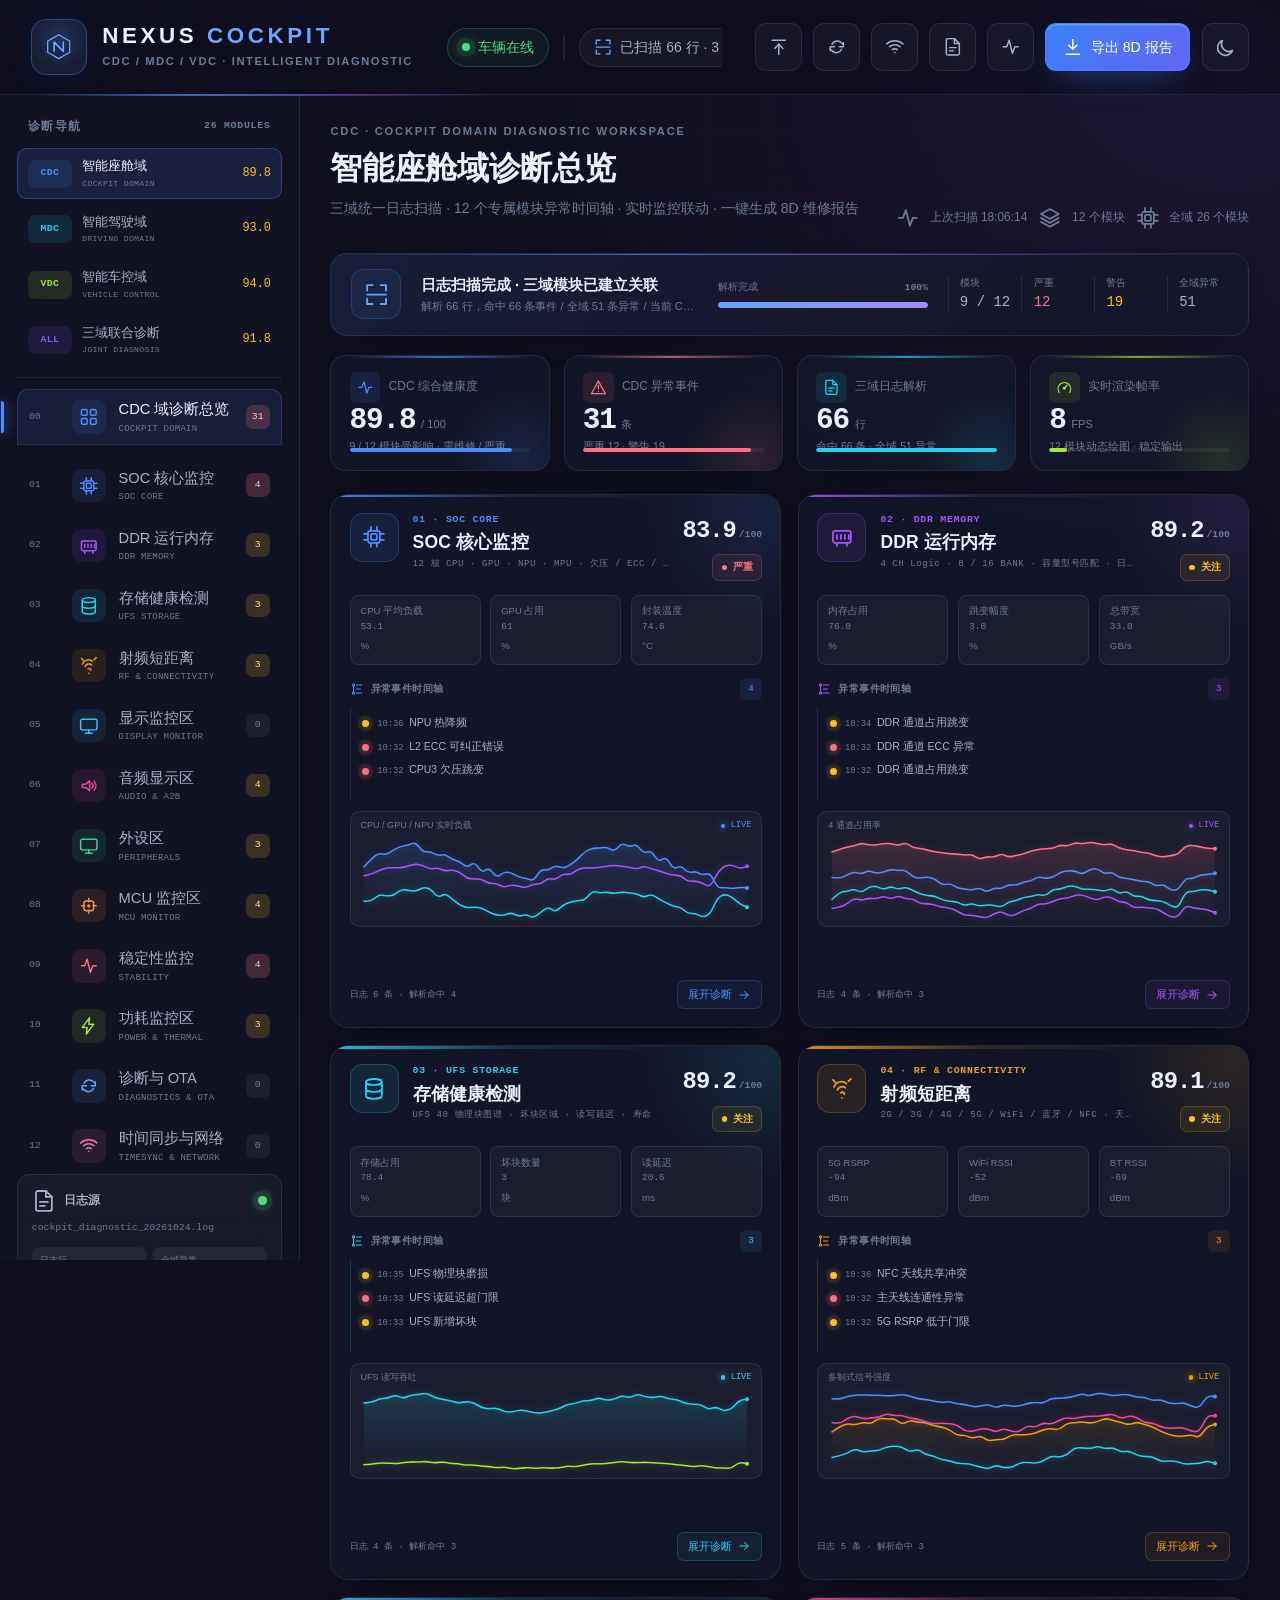
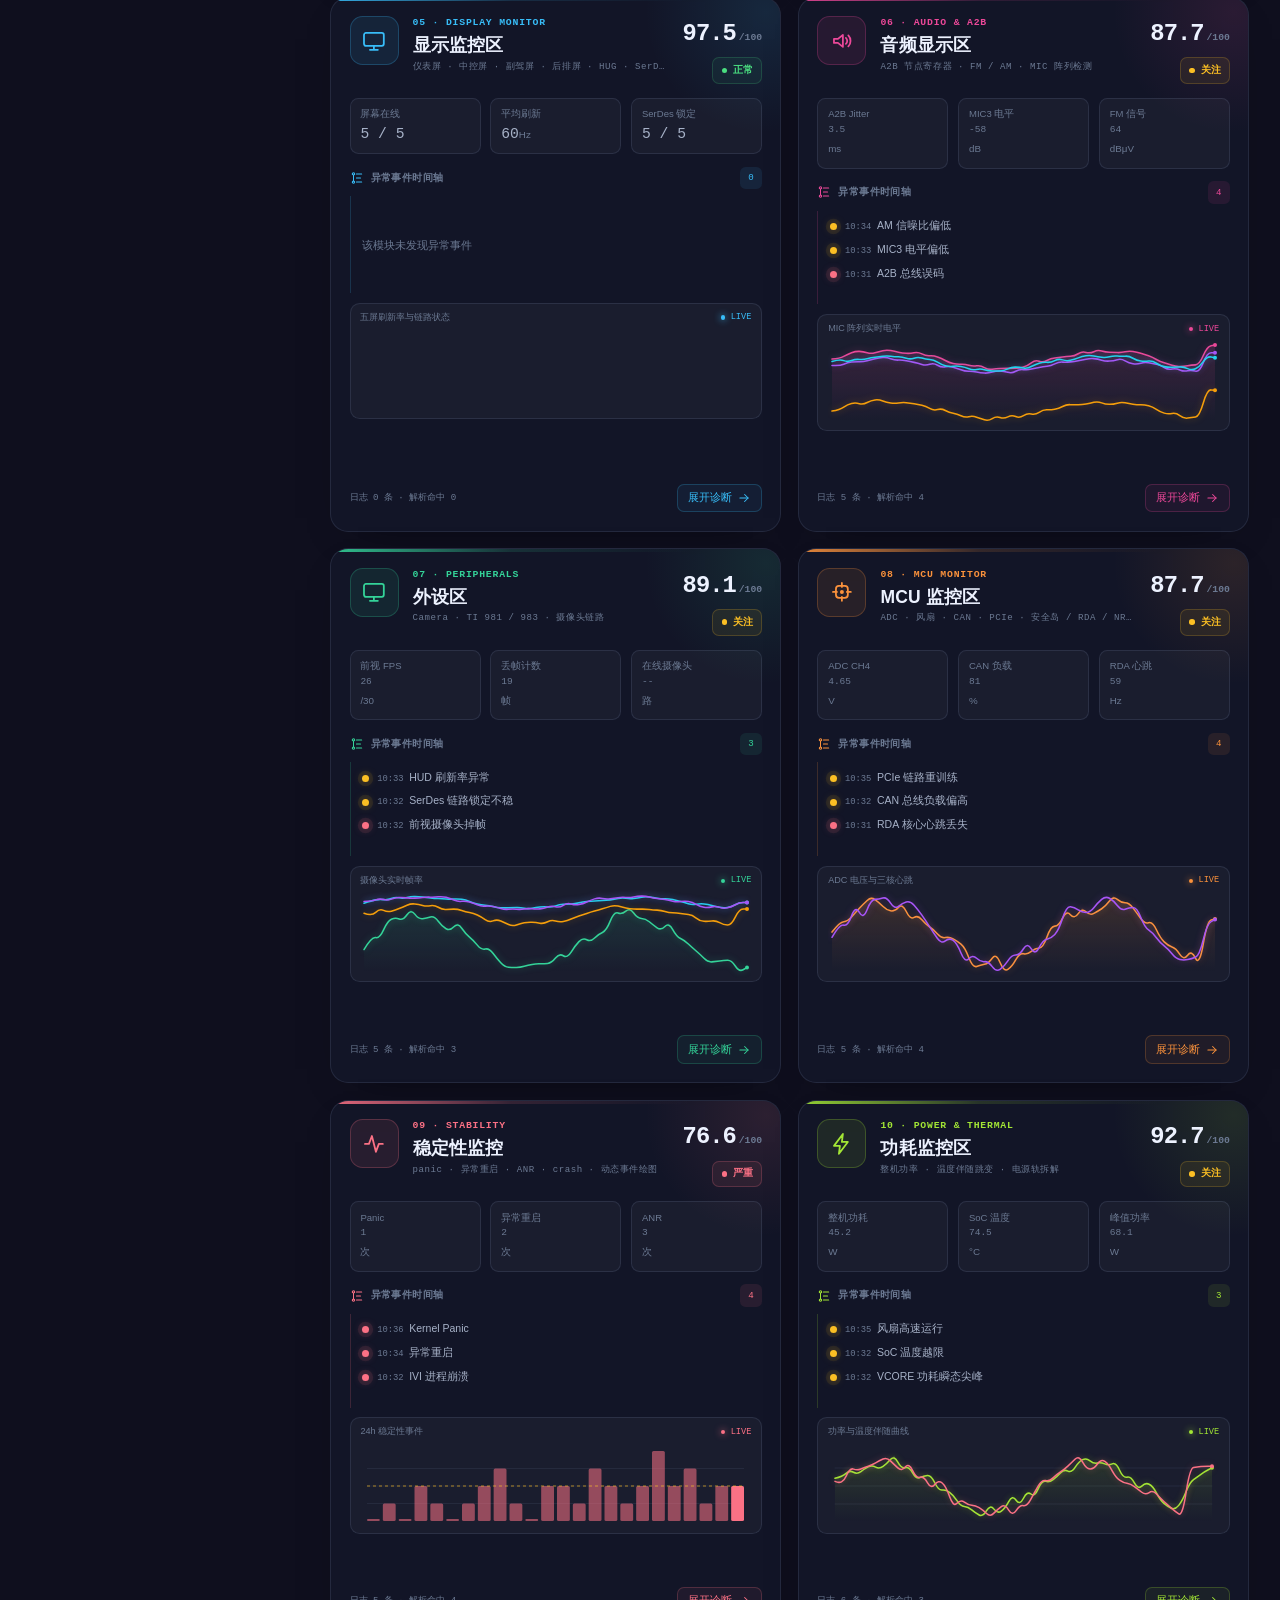
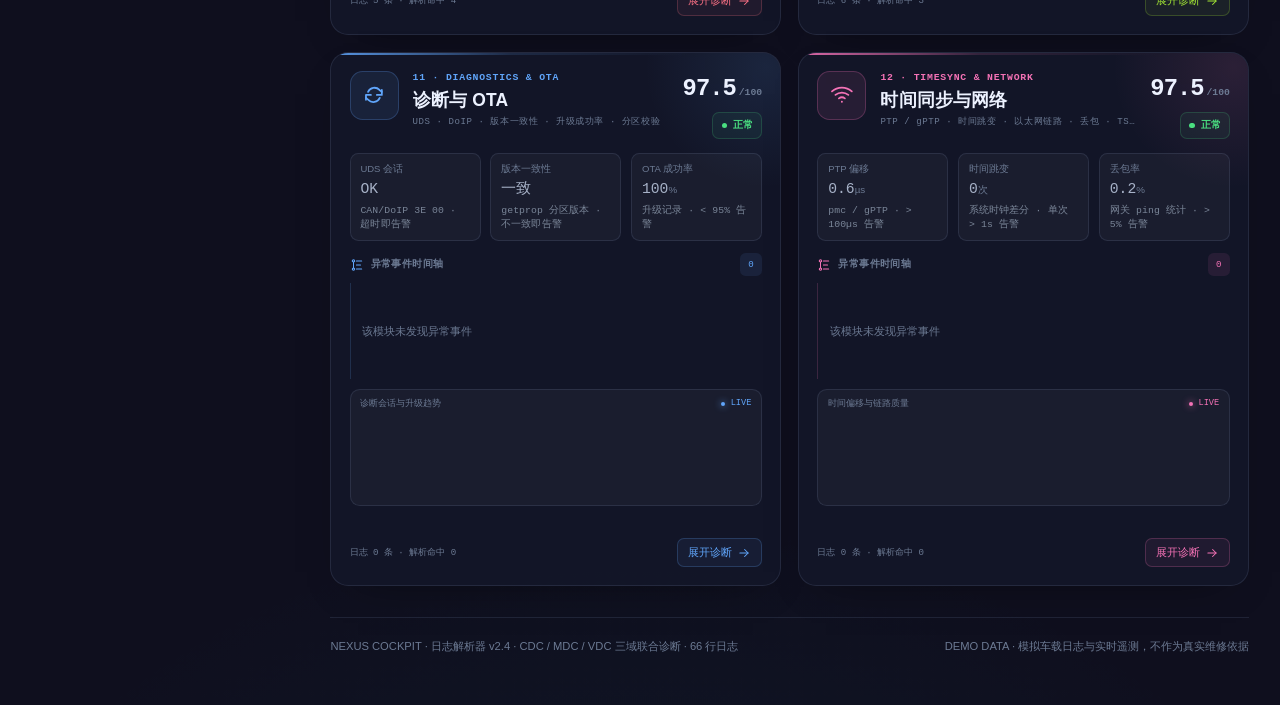
<file: index.html>
<!DOCTYPE html>
<html lang="zh-CN" data-theme="dark">
<head>
  <meta charset="UTF-8">
  <meta name="viewport" content="width=device-width, initial-scale=1.0">
  <meta name="theme-color" content="#0F0F1E">
  <title>NEXUS COCKPIT · 三域智能诊断工作台</title>
  <link rel="icon" type="image/svg+xml" href="favicon.svg">
  <script>
    try {
      document.documentElement.dataset.theme = localStorage.getItem('nexus-cockpit-theme') === 'light' ? 'light' : 'dark';
    } catch (error) { /* optional */ }
  </script>
  <link rel="stylesheet" href="styles.css?v=20261028e">
</head>
<body>
  <div class="app-frame">
    <header class="app-header">
      <div class="brand">
        <div class="brand-mark" aria-hidden="true">
          <svg viewBox="0 0 32 32">
            <path d="M16 3 28 10v12L16 29 4 22V10L16 3Z" fill="none" stroke="currentColor" stroke-width="1.4"/>
            <path d="M11 21V11l10 10V11" fill="none" stroke="currentColor" stroke-width="1.8" stroke-linecap="round" stroke-linejoin="round"/>
          </svg>
        </div>
        <div class="brand-copy">
          <div class="brand-name">NEXUS <span>COCKPIT</span></div>
          <div class="brand-sub">CDC / MDC / VDC · INTELLIGENT DIAGNOSTIC</div>
        </div>
      </div>

      <div class="header-status">
        <span class="header-chip live"><i class="live-dot"></i>车辆在线</span>
        <span class="vehicle-label">NEXUS E7 · CDC / MDC / VDC</span>
        <span class="header-divider"></span>
        <span class="header-chip scan-chip" id="scanChip">
          <svg class="icon" aria-hidden="true"><use href="#i-scan"></use></svg>
          <span id="scanChipText">日志待扫描</span>
        </span>
        <span class="fps-chip"><i></i><b id="fpsValue">30</b> FPS</span>
      </div>

      <div class="header-actions">
        <button class="btn subtle" id="logImportBtn" type="button">
          <svg class="icon" aria-hidden="true"><use href="#i-upload"></use></svg>
          <span>导入日志</span>
        </button>
        <button class="btn subtle" id="rescanBtn" type="button">
          <svg class="icon" aria-hidden="true"><use href="#i-refresh"></use></svg>
          <span>重新扫描</span>
        </button>
        <button class="btn subtle" id="zlgBtn" type="button" onclick="location.href='can.html'" title="周立功 CAN 调试工具（USBCANFD-200U / CANFDNET-400U-TCP）">
          <svg class="icon" aria-hidden="true"><use href="#i-wifi"></use></svg>
          <span>周立功 CAN</span>
        </button>
        <button class="btn subtle" id="productBtn" type="button" onclick="location.href='product.html'" title="NEXUS C7 智能座舱产品定义">
          <svg class="icon" aria-hidden="true"><use href="#i-file"></use></svg>
          <span>产品定义</span>
        </button>
        <button class="btn subtle" id="benchBtn" type="button" onclick="location.href='bench.html'" title="台架测试台：外设自检 + SOC/DDR/UFS 应力">
          <svg class="icon" aria-hidden="true"><use href="#i-activity"></use></svg>
          <span>台架测试</span>
        </button>
        <button class="btn primary" id="exportBtn" type="button">
          <svg class="icon" aria-hidden="true"><use href="#i-download"></use></svg>
          <span>导出 8D 报告</span>
        </button>
        <button class="icon-btn" id="themeToggle" type="button" aria-label="切换白色主题" title="切换主题">
          <svg class="icon theme-icon-dark" aria-hidden="true"><use href="#i-moon"></use></svg>
          <svg class="icon theme-icon-light" aria-hidden="true"><use href="#i-sun"></use></svg>
        </button>
      </div>
    </header>

    <div class="workspace">
      <aside class="sidebar">
        <div class="sidebar-head">
          <span>诊断导航</span>
          <span class="sidebar-meta" id="sidebarModuleMeta">23 MODULES</span>
        </div>
        <div class="domain-switch" id="domainSwitch"></div>
        <nav class="module-nav" id="moduleNav" aria-label="诊断模块导航"></nav>
        <div class="sidebar-source" id="sidebarSource"></div>
        <div class="sidebar-foot">
          <span class="live-dot"></span>
          <span>日志解析器 v2.4</span>
          <span class="sidebar-build">CDC-OS</span>
        </div>
      </aside>

      <main class="main-content" id="mainContent" tabindex="-1"></main>
    </div>
  </div>

  <div class="modal-layer" id="modalRoot" aria-hidden="true"></div>
  <div class="toast-stack" id="toastRoot" role="status" aria-live="polite"></div>

  <svg xmlns="http://www.w3.org/2000/svg" class="icon-sprite" aria-hidden="true">
    <symbol id="i-overview" viewBox="0 0 24 24"><rect x="3" y="3" width="7" height="7" rx="1.5"/><rect x="14" y="3" width="7" height="7" rx="1.5"/><rect x="3" y="14" width="7" height="7" rx="1.5"/><rect x="14" y="14" width="7" height="7" rx="1.5"/></symbol>
    <symbol id="i-cpu" viewBox="0 0 24 24"><rect x="6" y="6" width="12" height="12" rx="2"/><rect x="9" y="9" width="6" height="6" rx="1"/><path d="M9 2v4M15 2v4M9 18v4M15 18v4M2 9h4M2 15h4M18 9h4M18 15h4"/></symbol>
    <symbol id="i-memory" viewBox="0 0 24 24"><rect x="3" y="6" width="18" height="12" rx="2"/><path d="M7 10v4M11 10v4M15 10v4M19 10v4M7 18v3M17 18v3"/></symbol>
    <symbol id="i-storage" viewBox="0 0 24 24"><ellipse cx="12" cy="5" rx="8" ry="3"/><path d="M4 5v7c0 1.7 3.6 3 8 3s8-1.3 8-3V5"/><path d="M4 12v7c0 1.7 3.6 3 8 3s8-1.3 8-3v-7"/></symbol>
    <symbol id="i-radio" viewBox="0 0 24 24"><path d="M4 10a8 8 0 0 1 12.5-3.5M7.5 13a5 5 0 0 1 8-2M11 16a2 2 0 0 1 3.5 1.5"/><path d="M12 21h.01M18.5 4.5 21 2M3 3l3 3"/></symbol>
    <symbol id="i-audio" viewBox="0 0 24 24"><path d="M4 10v4h4l5 4V6l-5 4H4Z"/><path d="M16 9a4 4 0 0 1 0 6M18.5 6.5a8 8 0 0 1 0 11"/></symbol>
    <symbol id="i-monitor" viewBox="0 0 24 24"><rect x="2" y="4" width="20" height="13" rx="2"/><path d="M8 21h8M12 17v4"/></symbol>
    <symbol id="i-chip" viewBox="0 0 24 24"><path d="M12 3v4M12 17v4M3 12h4M17 12h4"/><rect x="6" y="6" width="12" height="12" rx="3"/><circle cx="12" cy="12" r="2" fill="currentColor" stroke="none"/></symbol>
    <symbol id="i-activity" viewBox="0 0 24 24"><path d="M3 12h4l3-8 4 16 3-8h4"/></symbol>
    <symbol id="i-zap" viewBox="0 0 24 24"><path d="M13 2 4 14h6l-1 8 9-12h-6l1-8Z"/></symbol>
    <symbol id="i-scan" viewBox="0 0 24 24"><path d="M8 3H3v5M16 3h5v5M8 21H3v-5M16 21h5v-5"/><path d="M3 12h18"/></symbol>
    <symbol id="i-refresh" viewBox="0 0 24 24"><path d="M20 7v5h-5"/><path d="M4 17v-5h5"/><path d="M6.1 9a7 7 0 0 1 11.5-2L20 9M4 15l2.4 2a7 7 0 0 0 11.5-2"/></symbol>
    <symbol id="i-upload" viewBox="0 0 24 24"><path d="M12 21V9"/><path d="m7 14 5-5 5 5"/><path d="M4 4h16"/></symbol>
    <symbol id="i-download" viewBox="0 0 24 24"><path d="M12 3v12"/><path d="m7 10 5 5 5-5"/><path d="M4 21h16"/></symbol>
    <symbol id="i-moon" viewBox="0 0 24 24"><path d="M20 15.5A8.5 8.5 0 0 1 8.5 4 8.8 8.8 0 1 0 20 15.5Z"/></symbol>
    <symbol id="i-sun" viewBox="0 0 24 24"><circle cx="12" cy="12" r="4"/><path d="M12 2v2M12 20v2M4.9 4.9l1.4 1.4M17.7 17.7l1.4 1.4M2 12h2M20 12h2M4.9 19.1l1.4-1.4M17.7 6.3l1.4-1.4"/></symbol>
    <symbol id="i-close" viewBox="0 0 24 24"><path d="M18 6 6 18M6 6l12 12"/></symbol>
    <symbol id="i-arrow-left" viewBox="0 0 24 24"><path d="M19 12H5"/><path d="m11 18-6-6 6-6"/></symbol>
    <symbol id="i-arrow-right" viewBox="0 0 24 24"><path d="M5 12h14"/><path d="m13 6 6 6-6 6"/></symbol>
    <symbol id="i-chevron-down" viewBox="0 0 24 24"><path d="m6 9 6 6 6-6"/></symbol>
    <symbol id="i-alert" viewBox="0 0 24 24"><path d="m12 3 10 18H2L12 3Z"/><path d="M12 9v5"/><path d="M12 17.5h.01"/></symbol>
    <symbol id="i-check" viewBox="0 0 24 24"><path d="m20 6-11 11-5-5"/></symbol>
    <symbol id="i-file" viewBox="0 0 24 24"><path d="M14 2H6a2 2 0 0 0-2 2v16a2 2 0 0 0 2 2h12a2 2 0 0 0 2-2V8Z"/><path d="M14 2v6h6M8 13h8M8 17h5"/></symbol>
    <symbol id="i-wifi" viewBox="0 0 24 24"><path d="M2 8.5a15 15 0 0 1 20 0M5.5 12a10 10 0 0 1 13 0M9 15.5a5 5 0 0 1 6 0"/><circle cx="12" cy="19" r="1" fill="currentColor" stroke="none"/></symbol>
    <symbol id="i-thermometer" viewBox="0 0 24 24"><path d="M10 14.5V5a2 2 0 1 1 4 0v9.5a4 4 0 1 1-4 0Z"/><path d="M12 9v7"/></symbol>
    <symbol id="i-gauge" viewBox="0 0 24 24"><path d="M4.5 19a9 9 0 1 1 15 0"/><path d="m12 13 4-4"/><circle cx="12" cy="13" r="1.5"/></symbol>
    <symbol id="i-layers" viewBox="0 0 24 24"><path d="m12 3 9 5-9 5-9-5 9-5Z"/><path d="m3 12 9 5 9-5"/><path d="m3 16 9 5 9-5"/></symbol>
    <symbol id="i-timeline" viewBox="0 0 24 24"><circle cx="6" cy="5" r="2"/><circle cx="6" cy="19" r="2"/><path d="M6 7v10M11 5h9M11 12h7M11 19h9"/></symbol>
    <symbol id="i-play" viewBox="0 0 24 24"><path d="m8 5 11 7-11 7V5Z"/></symbol>
    <symbol id="i-pause" viewBox="0 0 24 24"><rect x="7" y="5" width="3" height="14" rx="1"/><rect x="14" y="5" width="3" height="14" rx="1"/></symbol>
    <symbol id="i-sparkles" viewBox="0 0 24 24"><path d="m12 3 1.8 5.2L19 10l-5.2 1.8L12 17l-1.8-5.2L5 10l5.2-1.8L12 3Z"/><path d="m19 15 .8 2.2L22 18l-2.2.8L19 21l-.8-2.2L16 18l2.2-.8L19 15Z"/></symbol>
  </svg>

  <noscript><div class="noscript">请启用 JavaScript 以使用智能座舱诊断工作台。</div></noscript>
  <script src="8d-template.js"></script>
  <script src="vendor/pptxgen.bundle.js"></script><script src="app.js?v=20261028h"></script>
</body>
</html>
</file>
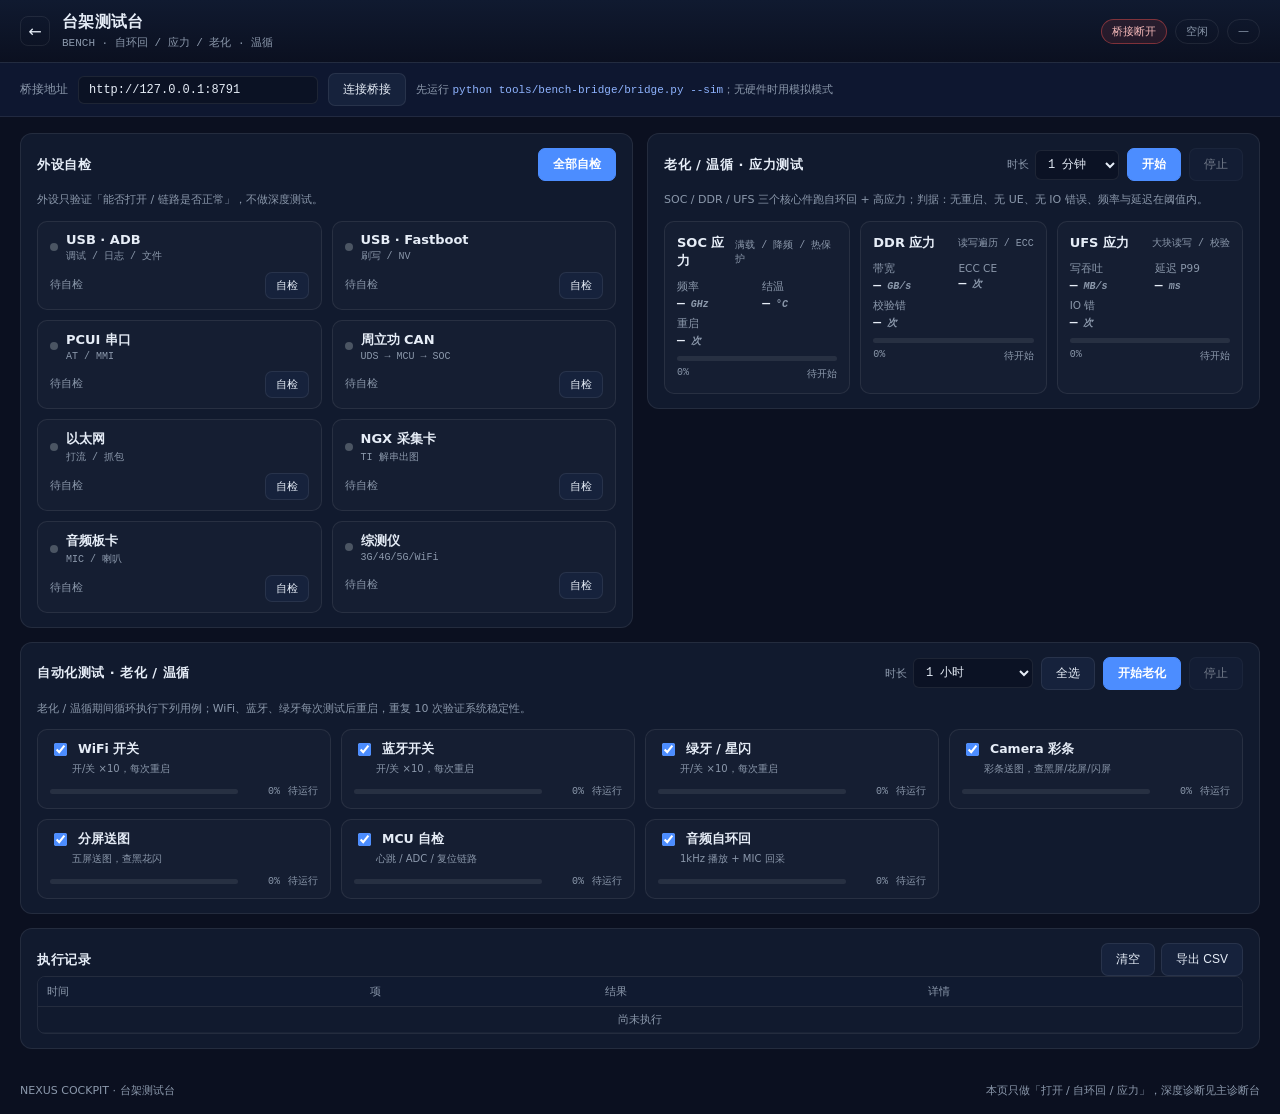
<file: bench.html>
<!DOCTYPE html>
<html lang="zh-CN">
<head>
<meta charset="UTF-8">
<meta name="viewport" content="width=device-width, initial-scale=1.0">
<title>台架测试台 · NEXUS COCKPIT</title>
<link rel="stylesheet" href="can.css">
<link rel="stylesheet" href="bench.css">
</head>
<body>
<header class="topbar">
  <div class="brand">
    <a class="back" href="index.html" title="返回诊断台">←</a>
    <div>
      <div class="brand-name">台架测试台</div>
      <div class="brand-sub">BENCH · 自环回 / 应力 / 老化 · 温循</div>
    </div>
  </div>
  <div class="top-status">
    <span class="pill" id="bridgePill">桥接未连接</span>
    <span class="pill" id="runPill">空闲</span>
    <span class="pill" id="modePill">—</span>
  </div>
</header>

<div class="bridge-bar">
  <label>桥接地址</label>
  <input id="bridgeUrl" value="http://127.0.0.1:8791" spellcheck="false">
  <button id="bridgeConnect" class="btn">连接桥接</button>
  <span class="hint">先运行 <code>python tools/bench-bridge/bridge.py --sim</code>；无硬件时用模拟模式</span>
</div>

<main class="layout">
  <section class="panel">
    <div class="panel-head">
      <h2>外设自检</h2>
      <button id="btnSelfAll" class="btn primary">全部自检</button>
    </div>
    <p class="note">外设只验证「能否打开 / 链路是否正常」，不做深度测试。</p>
    <div id="deviceGrid" class="device-grid"></div>
  </section>

  <section class="panel">
    <div class="panel-head">
      <h2>老化 / 温循 · 应力测试</h2>
      <div class="stress-tools">
        <label>时长
          <select id="duration">
            <option value="60">1 分钟</option>
            <option value="600">10 分钟</option>
            <option value="3600">1 小时</option>
            <option value="28800">8 小时</option>
            <option value="86400">24 小时</option>
          </select>
        </label>
        <button id="btnStressStart" class="btn primary">开始</button>
        <button id="btnStressStop" class="btn" disabled>停止</button>
      </div>
    </div>
    <p class="note">SOC / DDR / UFS 三个核心件跑自环回 + 高应力；判据：无重启、无 UE、无 IO 错误、频率与延迟在阈值内。</p>
    <div id="stressGrid" class="stress-grid"></div>
  </section>

  <section class="panel wide">
    <div class="panel-head">
      <h2>自动化测试 · 老化 / 温循</h2>
      <div class="stress-tools">
        <label>时长
          <select id="suiteDuration">
            <option value="600">10 分钟</option>
            <option value="3600" selected>1 小时</option>
            <option value="28800">8 小时</option>
            <option value="86400">24 小时</option>
            <option value="20">20 秒（演示）</option>
          </select>
        </label>
        <button id="btnSelectAll" class="btn">全选</button>
        <button id="btnSuiteStart" class="btn primary">开始老化</button>
        <button id="btnSuiteStop" class="btn" disabled>停止</button>
      </div>
    </div>
    <p class="note">老化 / 温循期间循环执行下列用例；WiFi、蓝牙、绿牙每次测试后重启，重复 10 次验证系统稳定性。</p>
    <div id="caseGrid" class="case-grid"></div>
  </section>

  <section class="panel wide">
    <div class="panel-head">
      <h2>执行记录</h2>
      <div class="monitor-tools">
        <button id="btnClearLog" class="btn">清空</button>
        <button id="btnExport" class="btn">导出 CSV</button>
      </div>
    </div>
    <div class="table-wrap short">
      <table class="frame-table">
        <thead><tr><th>时间</th><th>项</th><th>结果</th><th>详情</th></tr></thead>
        <tbody id="logBody"><tr class="empty"><td colspan="4">尚未执行</td></tr></tbody>
      </table>
    </div>
  </section>
</main>

<footer class="foot">
  <span>NEXUS COCKPIT · 台架测试台</span>
  <span>本页只做「打开 / 自环回 / 应力」，深度诊断见主诊断台</span>
</footer>

<script src="bench.js"></script>
</body>
</html>
</file>
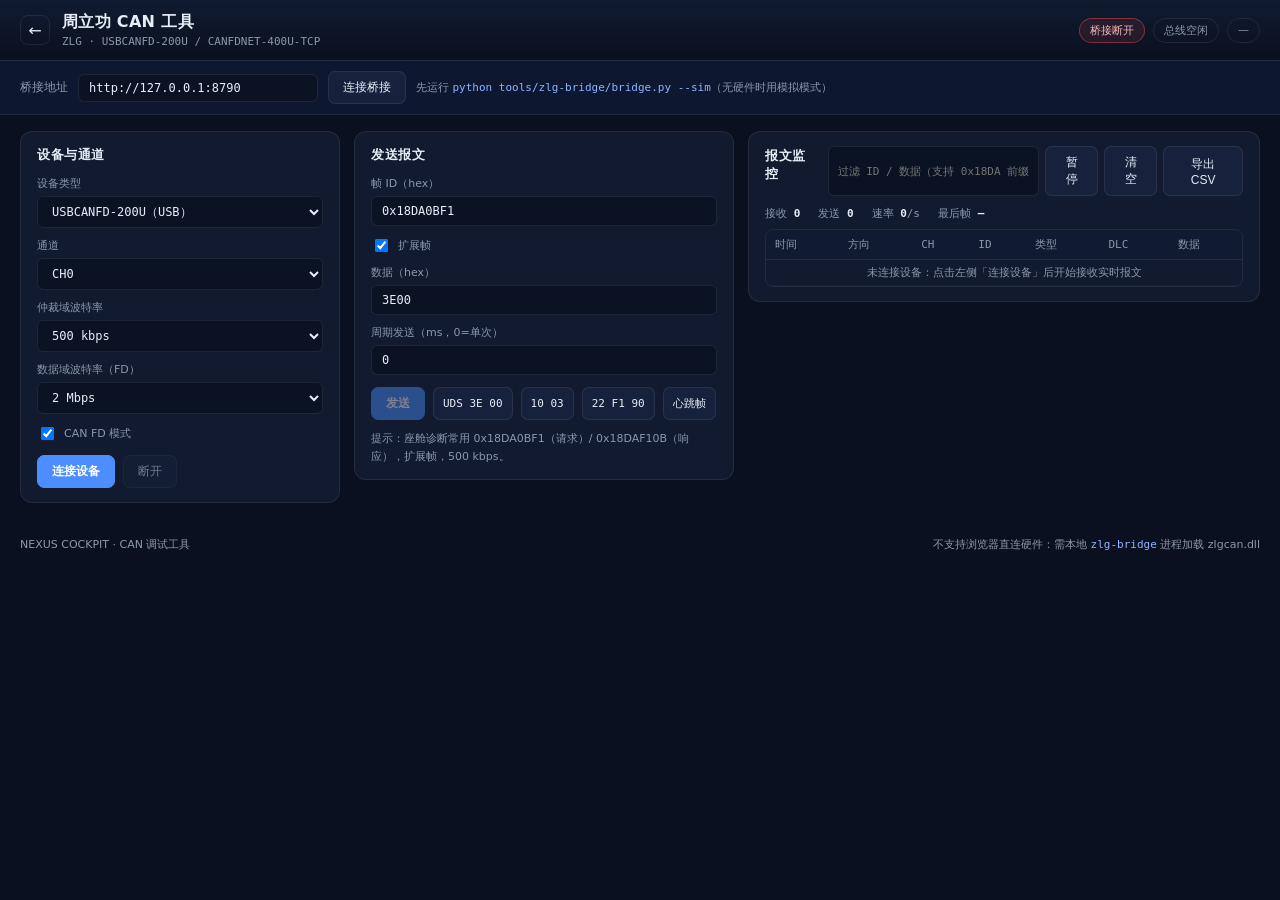
<file: can.html>
<!DOCTYPE html>
<html lang="zh-CN">
<head>
<meta charset="UTF-8">
<meta name="viewport" content="width=device-width, initial-scale=1.0">
<title>周立功 CAN 工具 · NEXUS COCKPIT</title>
<link rel="stylesheet" href="can.css">
</head>
<body>
<header class="topbar">
  <div class="brand">
    <a class="back" href="index.html" title="返回诊断台">←</a>
    <div>
      <div class="brand-name">周立功 CAN 工具</div>
      <div class="brand-sub">ZLG · USBCANFD-200U / CANFDNET-400U-TCP</div>
    </div>
  </div>
  <div class="top-status">
    <span class="pill" id="bridgePill">桥接未连接</span>
    <span class="pill" id="busPill">总线空闲</span>
    <span class="pill" id="modePill">—</span>
  </div>
</header>

<div class="bridge-bar">
  <label>桥接地址</label>
  <input id="bridgeUrl" value="http://127.0.0.1:8790" spellcheck="false">
  <button id="bridgeConnect" class="btn">连接桥接</button>
  <span class="hint">先运行 <code>python tools/zlg-bridge/bridge.py --sim</code>（无硬件时用模拟模式）</span>
</div>

<main class="layout">
  <section class="panel">
    <h2>设备与通道</h2>
    <div class="form">
      <label>设备类型
        <select id="devType">
          <option value="USBCANFD-200U">USBCANFD-200U（USB）</option>
          <option value="CANFDNET-400U-TCP">CANFDNET-400U-TCP（以太网）</option>
        </select>
      </label>
      <label id="ipRow" hidden>IP 地址
        <input id="devIp" value="192.168.1.100" spellcheck="false">
      </label>
      <label id="portRow" hidden>端口（默认 8000）
        <input id="devPort" value="8000" spellcheck="false">
      </label>
      <label>通道
        <select id="channel"><option value="0">CH0</option><option value="1">CH1</option></select>
      </label>
      <label>仲裁域波特率
        <select id="nominal">
          <option value="500000">500 kbps</option>
          <option value="250000">250 kbps</option>
          <option value="1000000">1 Mbps</option>
        </select>
      </label>
      <label>数据域波特率（FD）
        <select id="dataRate">
          <option value="2000000">2 Mbps</option>
          <option value="5000000">5 Mbps</option>
          <option value="1000000">1 Mbps</option>
        </select>
      </label>
      <label class="check"><input type="checkbox" id="fdMode" checked> CAN FD 模式</label>
    </div>
    <div class="row">
      <button id="btnOpen" class="btn primary">连接设备</button>
      <button id="btnClose" class="btn" disabled>断开</button>
    </div>
  </section>

  <section class="panel">
    <h2>发送报文</h2>
    <div class="form">
      <label>帧 ID（hex）
        <input id="txId" value="0x18DA0BF1" spellcheck="false">
      </label>
      <label class="check"><input type="checkbox" id="txExt" checked> 扩展帧</label>
      <label>数据（hex）
        <input id="txData" value="3E00" spellcheck="false">
      </label>
      <label>周期发送（ms，0=单次）
        <input id="txPeriod" type="number" value="0" min="0" step="10">
      </label>
    </div>
    <div class="row">
      <button id="btnSend" class="btn primary" disabled>发送</button>
      <button class="btn quick" data-id="0x18DA0BF1" data-data="3E00">UDS 3E 00</button>
      <button class="btn quick" data-id="0x18DA0BF1" data-data="1003">10 03</button>
      <button class="btn quick" data-id="0x18DA0BF1" data-data="22F190">22 F1 90</button>
      <button class="btn quick" data-id="0x18FF0102" data-data="0102030405060708">心跳帧</button>
    </div>
    <p class="note">提示：座舱诊断常用 0x18DA0BF1（请求）/ 0x18DAF10B（响应），扩展帧，500 kbps。</p>
  </section>

  <section class="panel monitor">
    <div class="monitor-head">
      <h2>报文监控</h2>
      <div class="monitor-tools">
        <input id="filter" placeholder="过滤 ID / 数据（支持 0x18DA 前缀）" spellcheck="false">
        <button id="btnPause" class="btn">暂停</button>
        <button id="btnClear" class="btn">清空</button>
        <button id="btnExport" class="btn">导出 CSV</button>
      </div>
    </div>
    <div class="stats">
      <span>接收 <b id="rxCount">0</b></span>
      <span>发送 <b id="txCount">0</b></span>
      <span>速率 <b id="rateCount">0</b>/s</span>
      <span>最后帧 <b id="lastFrame">—</b></span>
    </div>
    <div class="table-wrap">
      <table class="frame-table">
        <thead>
          <tr><th>时间</th><th>方向</th><th>CH</th><th>ID</th><th>类型</th><th>DLC</th><th>数据</th></tr>
        </thead>
        <tbody id="frameBody">
          <tr class="empty"><td colspan="7">未连接设备：点击左侧「连接设备」后开始接收实时报文</td></tr>
        </tbody>
      </table>
    </div>
  </section>
</main>

<footer class="foot">
  <span>NEXUS COCKPIT · CAN 调试工具</span>
  <span>不支持浏览器直连硬件：需本地 <code>zlg-bridge</code> 进程加载 zlgcan.dll</span>
</footer>

<script src="can.js"></script>
</body>
</html>
</file>
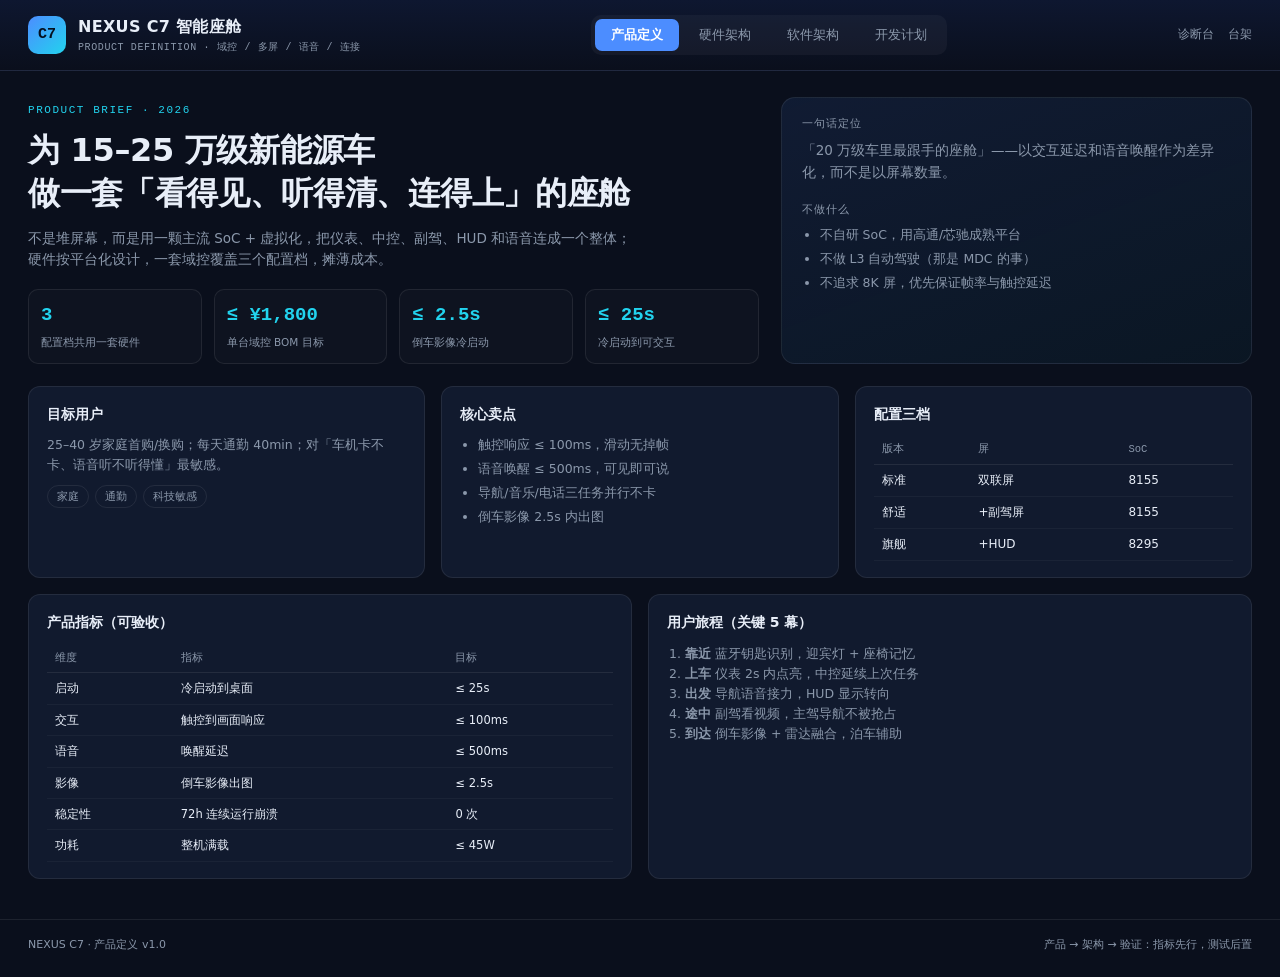
<file: product.html>
<!DOCTYPE html>
<html lang="zh-CN">
<head>
<meta charset="UTF-8">
<meta name="viewport" content="width=device-width, initial-scale=1.0">
<title>NEXUS C7 智能座舱 · 产品定义</title>
<link rel="stylesheet" href="product.css">
</head>
<body>
<header class="topbar">
  <div class="brand">
    <div class="logo">C7</div>
    <div>
      <div class="brand-name">NEXUS C7 智能座舱</div>
      <div class="brand-sub">PRODUCT DEFINITION · 域控 / 多屏 / 语音 / 连接</div>
    </div>
  </div>
  <nav class="tabs" id="tabs">
    <button class="tab active" data-tab="brief">产品定义</button>
    <button class="tab" data-tab="hw">硬件架构</button>
    <button class="tab" data-tab="sw">软件架构</button>
    <button class="tab" data-tab="plan">开发计划</button>
  </nav>
  <div class="links">
    <a href="index.html">诊断台</a>
    <a href="bench.html">台架</a>
  </div>
</header>

<main>
  <!-- ============ 产品定义 ============ -->
  <section class="pane active" id="pane-brief">
    <div class="hero">
      <div class="hero-copy">
        <span class="eyebrow">PRODUCT BRIEF · 2026</span>
        <h1>为 15–25 万级新能源车<br>做一套「看得见、听得清、连得上」的座舱</h1>
        <p>不是堆屏幕，而是用一颗主流 SoC + 虚拟化，把仪表、中控、副驾、HUD 和语音连成一个整体；
           硬件按平台化设计，一套域控覆盖三个配置档，摊薄成本。</p>
        <div class="hero-kpi">
          <div><b>3</b><span>配置档共用一套硬件</span></div>
          <div><b>≤ ¥1,800</b><span>单台域控 BOM 目标</span></div>
          <div><b>≤ 2.5s</b><span>倒车影像冷启动</span></div>
          <div><b>≤ 25s</b><span>冷启动到可交互</span></div>
        </div>
      </div>
      <div class="hero-card">
        <div class="hero-card-title">一句话定位</div>
        <p class="quote">「20 万级车里最跟手的座舱」——以交互延迟和语音唤醒作为差异化，而不是以屏幕数量。</p>
        <div class="hero-card-title">不做什么</div>
        <ul>
          <li>不自研 SoC，用高通/芯驰成熟平台</li>
          <li>不做 L3 自动驾驶（那是 MDC 的事）</li>
          <li>不追求 8K 屏，优先保证帧率与触控延迟</li>
        </ul>
      </div>
    </div>

    <div class="grid-3">
      <article class="card">
        <h3>目标用户</h3>
        <p>25–40 岁家庭首购/换购；每天通勤 40min；对「车机卡不卡、语音听不听得懂」最敏感。</p>
        <div class="tag-row"><span>家庭</span><span>通勤</span><span>科技敏感</span></div>
      </article>
      <article class="card">
        <h3>核心卖点</h3>
        <ul class="tight">
          <li>触控响应 ≤ 100ms，滑动无掉帧</li>
          <li>语音唤醒 ≤ 500ms，可见即可说</li>
          <li>导航/音乐/电话三任务并行不卡</li>
          <li>倒车影像 2.5s 内出图</li>
        </ul>
      </article>
      <article class="card">
        <h3>配置三档</h3>
        <table class="mini">
          <tr><th>版本</th><th>屏</th><th>SoC</th></tr>
          <tr><td>标准</td><td>双联屏</td><td>8155</td></tr>
          <tr><td>舒适</td><td>+副驾屏</td><td>8155</td></tr>
          <tr><td>旗舰</td><td>+HUD</td><td>8295</td></tr>
        </table>
      </article>
    </div>

    <div class="grid-2">
      <article class="card">
        <h3>产品指标（可验收）</h3>
        <table class="mini wide">
          <tr><th>维度</th><th>指标</th><th>目标</th></tr>
          <tr><td>启动</td><td>冷启动到桌面</td><td>≤ 25s</td></tr>
          <tr><td>交互</td><td>触控到画面响应</td><td>≤ 100ms</td></tr>
          <tr><td>语音</td><td>唤醒延迟</td><td>≤ 500ms</td></tr>
          <tr><td>影像</td><td>倒车影像出图</td><td>≤ 2.5s</td></tr>
          <tr><td>稳定性</td><td>72h 连续运行崩溃</td><td>0 次</td></tr>
          <tr><td>功耗</td><td>整机满载</td><td>≤ 45W</td></tr>
        </table>
      </article>
      <article class="card">
        <h3>用户旅程（关键 5 幕）</h3>
        <ol class="journey">
          <li><b>靠近</b> 蓝牙钥匙识别，迎宾灯 + 座椅记忆</li>
          <li><b>上车</b> 仪表 2s 内点亮，中控延续上次任务</li>
          <li><b>出发</b> 导航语音接力，HUD 显示转向</li>
          <li><b>途中</b> 副驾看视频，主驾导航不被抢占</li>
          <li><b>到达</b> 倒车影像 + 雷达融合，泊车辅助</li>
        </ol>
      </article>
    </div>
  </section>

  <!-- ============ 硬件架构 ============ -->
  <section class="pane" id="pane-hw">
    <div class="section-head">
      <h2>硬件架构</h2>
      <p>一颗 SoC 跑虚拟化，一颗 MCU 做安全岛；显示走 SerDes，音频走 A2B，连接模组独立。</p>
    </div>

    <div class="arch">
      <div class="arch-row">
        <div class="node display">仪表 12.3"<small>1920×720</small></div>
        <div class="node display">中控 15.6"<small>2560×1440</small></div>
        <div class="node display">副驾 12.3"<small>1920×720</small></div>
        <div class="node display">HUD / HUG<small>854×480</small></div>
      </div>
      <div class="arch-link">SerDes（TI 983/981）· FPD-Link IV</div>
      <div class="arch-row core">
        <div class="node soc"><b>SoC</b><small>高通 SA8155P / 8295</small><em>Android + QNX 双系统</em></div>
        <div class="node mcu"><b>MCU 安全岛</b><small>TC397 / 芯驰 E3</small><em>看门狗 · 电源 · 车身 IO</em></div>
      </div>
      <div class="arch-link">SPI / 共享内存 · 心跳 1Hz</div>
      <div class="arch-row">
        <div class="node io">摄像头 ×5<small>DMS/OMS/环视</small></div>
        <div class="node io">音频<small>A2B 功放 + MIC×4</small></div>
        <div class="node io">连接<small>WiFi6 / BT5.2 / 5G / UWB</small></div>
        <div class="node io">存储<small>UFS 128G + LPDDR5 12G</small></div>
      </div>
    </div>

    <div class="grid-2">
      <article class="card">
        <h3>SoC 选型对比</h3>
        <table class="mini wide" id="socTable">
          <tr><th>平台</th><th>工艺</th><th>算力</th><th>多屏</th><th>生态</th><th>结论</th></tr>
          <tr data-soc="8155"><td>高通 SA8155P</td><td>7nm</td><td>8核 + Adreno 640</td><td>4×4K</td><td>成熟</td><td class="pick">主销选型</td></tr>
          <tr data-soc="8295"><td>高通 SA8295P</td><td>5nm</td><td>30 TOPS NPU</td><td>6×4K</td><td>成熟</td><td class="pick">旗舰选型</td></tr>
          <tr data-soc="x9"><td>芯驰 X9U</td><td>16nm</td><td>8核 + 8TOPS</td><td>4 屏</td><td>国产化</td><td>国产替代</td></tr>
          <tr data-soc="m3"><td>瑞萨 R-Car M3</td><td>16nm</td><td>2×A57</td><td>3 屏</td><td>车规稳</td><td>仪表专用</td></tr>
        </table>
        <p class="note">选择逻辑：主销用 8155 摊成本，旗舰用 8295 拉开差距；国产化项目切芯驰 X9，软件栈不变（Android + Hypervisor）。</p>
      </article>
      <article class="card">
        <h3>关键器件与成本（单台估算）</h3>
        <table class="mini wide">
          <tr><th>项</th><th>规格</th><th>成本</th></tr>
          <tr><td>SoC + 内存</td><td>8155 + 12G LPDDR5</td><td>¥520</td></tr>
          <tr><td>存储</td><td>UFS 3.1 128G</td><td>¥120</td></tr>
          <tr><td>MCU</td><td>TC397</td><td>¥60</td></tr>
          <tr><td>SerDes 套片</td><td>983/981 ×4 路</td><td>¥210</td></tr>
          <tr><td>连接模组</td><td>WiFi6 + BT5.2 + 5G</td><td>¥380</td></tr>
          <tr><td>电源与 PCB</td><td>PMIC + 10 层板</td><td>¥260</td></tr>
          <tr class="sum"><td colspan="2">合计（不含屏）</td><td>≈ ¥1,550</td></tr>
        </table>
      </article>
    </div>
  </section>

  <!-- ============ 软件架构 ============ -->
  <section class="pane" id="pane-sw">
    <div class="section-head">
      <h2>软件架构</h2>
      <p>虚拟化双系统：仪表跑 QNX 保实时，中控跑 Android 保生态；中间件统一 SOME/IP 与 Android HAL。</p>
    </div>

    <div class="stack">
      <div class="layer app"><b>应用层</b><span>导航 · 音乐 · 语音助手 · 车控 · 视频 · 应用商店</span></div>
      <div class="layer fw"><b>框架层</b><span>Android Automotive（CarService / Vehicle HAL）· QNX 仪表 HMI</span></div>
      <div class="layer mw"><b>中间件</b><span>SOME/IP · DDS · CommonAPI · 以太网关 · OTA 客户端</span></div>
      <div class="layer os"><b>系统层</b><span>Hypervisor（QNX Hypervisor / 黑莓 IVY）· Linux 内核 · RTOS（安全岛）</span></div>
      <div class="layer hw"><b>硬件层</b><span>SoC · MCU · SerDes · A2B · 连接模组</span></div>
    </div>

    <div class="grid-3">
      <article class="card">
        <h3>为什么用虚拟化</h3>
        <p>仪表要求「上电 2s 出图、绝不卡死」，Android 启动要 20s+。用 Hypervisor 把两者隔离：仪表跑 RTOS/QNX 独立启动，Android 崩了仪表还在。</p>
      </article>
      <article class="card">
        <h3>关键设计</h3>
        <ul class="tight">
          <li>仪表与中控共享 GPU，按优先级分配</li>
          <li>倒车影像走独立通路，绕开 Android 启动</li>
          <li>语音常驻低功耗核，唤醒 ≤500ms</li>
          <li>OTA 双分区 A/B，失败自动回滚</li>
        </ul>
      </article>
      <article class="card">
        <h3>安全与诊断</h3>
        <ul class="tight">
          <li>安全岛监控 SoC 心跳，异常降级</li>
          <li>关键信号 E2E 保护（ASIL-B）</li>
          <li>预留 UDS / DoIP 诊断通道</li>
          <li>日志分级落盘，支持远程抓取</li>
        </ul>
      </article>
    </div>
  </section>

  <!-- ============ 开发计划 ============ -->
  <section class="pane" id="pane-plan">
    <div class="section-head">
      <h2>开发计划</h2>
      <p>产品定义 → 原型 → DV → PV → SOP；每一阶段都有对应的验证手段，台架测试是 DV 阶段的支撑。</p>
    </div>

    <div class="timeline">
      <div class="phase"><span>M0</span><b>产品定义</b><em>需求 / 竞品 / 卖点</em><small>6 周</small></div>
      <div class="phase"><span>M1</span><b>原型验证</b><em>EVT 板 + 基础 HMI</em><small>10 周</small></div>
      <div class="phase"><span>M2</span><b>DV 设计验证</b><em>功能 / 老化 / 温循</em><small>16 周</small></div>
      <div class="phase"><span>M3</span><b>PV 生产验证</b><em>产线节拍 / 一致性</em><small>8 周</small></div>
      <div class="phase"><span>M4</span><b>SOP</b><em>量产交付</em><small>—</small></div>
    </div>

    <div class="grid-2">
      <article class="card">
        <h3>每阶段要验证什么</h3>
        <table class="mini wide">
          <tr><th>阶段</th><th>验证重点</th><th>手段</th></tr>
          <tr><td>M1 原型</td><td>屏幕点亮、系统启动</td><td>手工 + 串口日志</td></tr>
          <tr><td>M2 DV</td><td>功能 / 性能 / 稳定性</td><td><b>诊断台 + 台架</b></td></tr>
          <tr><td>M3 PV</td><td>一致性与节拍</td><td>产线 EOL 工装</td></tr>
          <tr><td>M4 售后</td><td>现场问题定位</td><td>诊断台 + 8D</td></tr>
        </table>
      </article>
      <article class="card">
        <h3>与诊断台架的关系</h3>
        <p>产品定义里每一条「可验收指标」，都要在 DV 阶段被台架测出来：</p>
        <ul class="tight">
          <li>冷启动 ≤25s → 台架 ADB 打点 + 计时</li>
          <li>倒车影像 ≤2.5s → NGX 抓帧计时</li>
          <li>连续 72h 崩溃 0 → 老化循环</li>
          <li>触摸 ≤100ms → 高速相机或日志打点</li>
        </ul>
        <p class="note">台架不是为了测而测，是把产品指标变成可重复的数字。</p>
      </article>
    </div>
  </section>
</main>

<footer class="foot">
  <span>NEXUS C7 · 产品定义 v1.0</span>
  <span>产品 → 架构 → 验证：指标先行，测试后置</span>
</footer>

<script src="product.js"></script>
</body>
</html>
</file>
<file: styles.css>
/* ============================================================
   NEXUS COCKPIT · Intelligent Cockpit Diagnostic Console
   Fluent dark / light · 1920 x 1080 base
   ============================================================ */

:root {
  --bg: #0f0f1e;
  --bg-deep: #080a13;
  --surface: rgba(20, 24, 42, 0.82);
  --surface-solid: #151a2b;
  --surface-2: rgba(255, 255, 255, 0.035);
  --surface-3: rgba(255, 255, 255, 0.055);
  --text: #edf2ff;
  --text-2: #a7b2c8;
  --text-3: #6c7a93;
  --line: rgba(145, 165, 205, 0.14);
  --line-strong: rgba(145, 165, 205, 0.24);
  --shadow: 0 22px 50px -30px rgba(0, 0, 0, 0.9);
  --shadow-soft: 0 10px 30px -20px rgba(0, 0, 0, 0.7);
  --green: #4ade80;
  --amber: #fbbf24;
  --red: #fb7185;
  --blue: #60a5fa;
  --violet: #a78bfa;
  --cyan: #22d3ee;
  --header-height: 68px;
  --sidebar-width: 236px;
  --radius: 14px;
  --font-sans: "Segoe UI Variable Display", "Segoe UI", "Microsoft YaHei UI", "PingFang SC", "Noto Sans SC", sans-serif;
  --font-mono: "Cascadia Mono", "Consolas", "SFMono-Regular", monospace;
  color-scheme: dark;
}

html[data-theme="light"] {
  --bg: #eef2f9;
  --bg-deep: #e3e9f3;
  --surface: rgba(255, 255, 255, 0.96);
  --surface-solid: #ffffff;
  --surface-2: rgba(15, 23, 42, 0.05);
  --surface-3: rgba(15, 23, 42, 0.08);
  --text: #0b1424;
  --text-2: #293548;
  --text-3: #5f6f86;
  --line: rgba(15, 23, 42, 0.13);
  --line-strong: rgba(15, 23, 42, 0.22);
  --shadow: 0 22px 55px -35px rgba(20, 40, 80, 0.36);
  --shadow-soft: 0 10px 28px -22px rgba(20, 40, 80, 0.28);
  color-scheme: light;
}

html[data-theme="light"] .app-header {
  background: rgba(248, 250, 252, 0.96);
}

html[data-theme="light"] .sidebar {
  background: #f7f9fd;
  -webkit-backdrop-filter: none;
  backdrop-filter: none;
}

html[data-theme="light"] .brand-mark {
  background: radial-gradient(circle at 50% 38%, rgba(76, 141, 255, 0.18), transparent 68%), #fff;
}

html[data-theme="light"] .nav-item {
  color: #0f172a;
}

html[data-theme="light"] .nav-name {
  color: #0f172a;
  font-weight: 600;
}

html[data-theme="light"] .nav-sub {
  color: #475569;
}

html[data-theme="light"] .nav-index {
  color: #64748b;
}

html[data-theme="light"] .nav-item:hover {
  background: rgba(15, 23, 42, 0.055);
}

html[data-theme="light"] .nav-item.active {
  background: rgba(var(--accent-rgb, 76, 141, 255), 0.12);
}

html[data-theme="light"] .module-card,
html[data-theme="light"] .panel,
html[data-theme="light"] .kpi-card,
html[data-theme="light"] .scan-banner {
  box-shadow: 0 12px 32px -26px rgba(20, 40, 80, 0.35);
}

html[data-theme="light"] .module-metric,
html[data-theme="light"] .module-chart,
html[data-theme="light"] .hero-stat,
html[data-theme="light"] .source-stat {
  background: rgba(15, 23, 42, 0.028);
}

html[data-theme="light"] .mini-timeline {
  border-left-color: rgba(15, 23, 42, 0.14);
}

html[data-theme="light"] .sidebar-source {
  background: #ffffff;
}

html[data-theme="light"] .nav-badge {
  color: #334155;
  background: #e9eef6;
}

html[data-theme="light"] .nav-badge.critical {
  color: #ffffff;
  background: #d63a58;
}

html[data-theme="light"] .nav-badge.warning {
  color: #3f2800;
  background: #ffd27a;
}

html[data-theme="light"] .status-pill.healthy {
  color: #087a50;
  border-color: rgba(8, 122, 80, 0.22);
  background: #e8f8f0;
}

html[data-theme="light"] .status-pill.warning {
  color: #9a5b04;
  border-color: rgba(154, 91, 4, 0.22);
  background: #fff4df;
}

html[data-theme="light"] .status-pill.critical {
  color: #b21e3b;
  border-color: rgba(178, 30, 59, 0.22);
  background: #ffe8ed;
}

html[data-theme="light"] .severity-badge.critical {
  color: #b21e3b;
  background: #ffe3e9;
}

html[data-theme="light"] .severity-badge.warning {
  color: #9a5b04;
  background: #fff0d4;
}

html[data-theme="light"] .severity-badge.info {
  color: #1d4ed8;
  background: #e5efff;
}

html[data-theme="light"] .scan-stat b.critical {
  color: #b21e3b;
}

html[data-theme="light"] .fps-chip {
  color: #087a50;
  border-color: rgba(8, 122, 80, 0.2);
  background: #e8f8f0;
}

html[data-theme="light"] .scan-stat b.warning {
  color: #9a5b04;
}

html[data-theme="light"] .module-code,
html[data-theme="light"] .nav-icon,
html[data-theme="light"] .module-icon,
html[data-theme="light"] .module-link,
html[data-theme="light"] .chart-live,
html[data-theme="light"] .panel-title .icon,
html[data-theme="light"] .hero-health b,
html[data-theme="light"] .action-card > span {
  color: color-mix(in srgb, var(--accent, #4c8dff) 74%, #0f172a);
}

html[data-theme="light"] .domain-tag {
  filter: brightness(0.8) saturate(1.08);
}

*,
*::before,
*::after {
  box-sizing: border-box;
}

html {
  min-width: 320px;
  background: var(--bg);
  scroll-behavior: smooth;
}

body {
  margin: 0;
  min-height: 100vh;
  overflow-x: hidden;
  color: var(--text);
  background:
    radial-gradient(1100px 600px at 8% -10%, rgba(76, 141, 255, 0.12), transparent 60%),
    radial-gradient(900px 650px at 96% 2%, rgba(168, 85, 247, 0.09), transparent 58%),
    radial-gradient(900px 700px at 50% 110%, rgba(34, 211, 238, 0.055), transparent 60%),
    var(--bg);
  font-family: var(--font-sans);
  font-size: 13px;
  line-height: 1.5;
  -webkit-font-smoothing: antialiased;
  text-rendering: optimizeLegibility;
  transition: background 0.25s ease, color 0.25s ease;
}

html[data-theme="light"] body {
  background:
    radial-gradient(1000px 600px at 8% -12%, rgba(76, 141, 255, 0.14), transparent 58%),
    radial-gradient(850px 600px at 96% 0%, rgba(168, 85, 247, 0.1), transparent 55%),
    radial-gradient(800px 650px at 50% 112%, rgba(34, 211, 238, 0.09), transparent 58%),
    var(--bg);
}

body::before {
  content: "";
  position: fixed;
  inset: 0;
  z-index: 0;
  pointer-events: none;
  background-image:
    linear-gradient(rgba(255, 255, 255, 0.018) 1px, transparent 1px),
    linear-gradient(90deg, rgba(255, 255, 255, 0.018) 1px, transparent 1px);
  background-size: 46px 46px;
  -webkit-mask-image: radial-gradient(ellipse at 50% 0%, #000 0%, transparent 72%);
  mask-image: radial-gradient(ellipse at 50% 0%, #000 0%, transparent 72%);
}

html[data-theme="light"] body::before {
  background-image:
    linear-gradient(rgba(15, 23, 42, 0.035) 1px, transparent 1px),
    linear-gradient(90deg, rgba(15, 23, 42, 0.035) 1px, transparent 1px);
  opacity: 0.7;
}

::selection {
  background: rgba(76, 141, 255, 0.3);
  color: var(--text);
}

button,
input,
textarea {
  font: inherit;
}

button {
  color: inherit;
}

button:focus-visible,
input:focus-visible,
textarea:focus-visible {
  outline: 2px solid rgba(76, 141, 255, 0.8);
  outline-offset: 2px;
}

[hidden] {
  display: none !important;
}

.icon {
  width: 17px;
  height: 17px;
  flex: 0 0 auto;
  fill: none;
  stroke: currentColor;
  stroke-width: 1.8;
  stroke-linecap: round;
  stroke-linejoin: round;
  vertical-align: middle;
}

.icon-sprite {
  position: absolute;
  width: 0;
  height: 0;
  overflow: hidden;
}

.live-dot {
  display: inline-block;
  width: 6px;
  height: 6px;
  flex: 0 0 auto;
  border-radius: 50%;
  background: var(--green);
  box-shadow: 0 0 0 4px rgba(74, 222, 128, 0.1), 0 0 10px rgba(74, 222, 128, 0.65);
  animation: pulseDot 2.4s ease-in-out infinite;
}

@keyframes pulseDot {
  0%, 100% { opacity: 1; transform: scale(1); }
  50% { opacity: 0.5; transform: scale(0.8); }
}

@keyframes blink {
  0%, 100% { opacity: 1; }
  50% { opacity: 0.28; }
}

@keyframes spin {
  to { transform: rotate(360deg); }
}

@keyframes riseIn {
  from { opacity: 0; transform: translateY(8px); }
  to { opacity: 1; transform: translateY(0); }
}

@keyframes toastIn {
  from { opacity: 0; transform: translateY(8px) scale(0.98); }
  to { opacity: 1; transform: translateY(0) scale(1); }
}

/* ============================== Scrollbars ============================== */

* {
  scrollbar-width: thin;
  scrollbar-color: rgba(130, 150, 190, 0.3) transparent;
}

::-webkit-scrollbar {
  width: 8px;
  height: 8px;
}

::-webkit-scrollbar-track {
  background: transparent;
}

::-webkit-scrollbar-thumb {
  border-radius: 999px;
  background: rgba(130, 150, 190, 0.28);
}

::-webkit-scrollbar-thumb:hover {
  background: rgba(130, 150, 190, 0.45);
}

/* ============================== Frame ============================== */

.app-frame {
  min-height: 100vh;
}

.app-header {
  position: sticky;
  top: 0;
  z-index: 80;
  display: flex;
  align-items: center;
  gap: 24px;
  height: var(--header-height);
  padding: 0 22px;
  border-bottom: 1px solid var(--line);
  background: color-mix(in srgb, var(--bg) 78%, transparent);
  -webkit-backdrop-filter: blur(22px) saturate(140%);
  backdrop-filter: blur(22px) saturate(140%);
  transition: background 0.25s ease, border-color 0.25s ease;
}

.app-header::after {
  content: "";
  position: absolute;
  left: 22px;
  bottom: -1px;
  width: 340px;
  height: 1px;
  background: linear-gradient(90deg, transparent, rgba(76, 141, 255, 0.7), rgba(168, 85, 247, 0.4), transparent);
}

.brand {
  display: flex;
  align-items: center;
  gap: 11px;
  min-width: 280px;
}

.brand-mark {
  position: relative;
  display: grid;
  place-items: center;
  width: 40px;
  height: 40px;
  flex: 0 0 auto;
  border: 1px solid rgba(76, 141, 255, 0.38);
  border-radius: 11px;
  color: #6ea5ff;
  background:
    radial-gradient(circle at 50% 38%, rgba(76, 141, 255, 0.22), transparent 68%),
    var(--surface-solid);
  box-shadow: inset 0 0 20px rgba(76, 141, 255, 0.08), 0 0 24px rgba(76, 141, 255, 0.08);
}

.brand-mark::before {
  content: "";
  position: absolute;
  inset: 6px;
  border: 1px solid rgba(76, 141, 255, 0.15);
  border-radius: 7px;
  transform: rotate(45deg) scale(0.72);
}

.brand-mark svg {
  position: relative;
  z-index: 1;
  width: 21px;
  height: 21px;
}

.brand-name {
  font-size: 16px;
  font-weight: 700;
  letter-spacing: 0.16em;
  line-height: 1.1;
  white-space: nowrap;
}

.brand-name span {
  color: #6ea5ff;
}

.brand-sub {
  margin-top: 3px;
  color: var(--text-3);
  font-size: 8px;
  font-weight: 600;
  letter-spacing: 0.14em;
  white-space: nowrap;
}

.header-status {
  display: flex;
  align-items: center;
  gap: 10px;
  flex: 1;
  min-width: 0;
  overflow: hidden;
}

.header-chip {
  display: inline-flex;
  align-items: center;
  gap: 6px;
  height: 28px;
  padding: 0 10px;
  flex: 0 0 auto;
  border: 1px solid var(--line);
  border-radius: 999px;
  color: var(--text-2);
  background: var(--surface-2);
  font-size: 10px;
  white-space: nowrap;
}

.header-chip.live {
  color: var(--green);
  border-color: rgba(74, 222, 128, 0.22);
  background: rgba(74, 222, 128, 0.055);
}

.scan-chip .icon {
  width: 13px;
  height: 13px;
  color: var(--blue);
}

.scan-chip.scanning .icon {
  animation: spin 1.4s linear infinite;
}

.vehicle-label {
  color: var(--text-3);
  font-family: var(--font-mono);
  font-size: 9.5px;
  white-space: nowrap;
}

.header-divider {
  width: 1px;
  height: 18px;
  flex: 0 0 auto;
  background: var(--line);
}

.fps-chip {
  display: inline-flex;
  align-items: center;
  gap: 4px;
  height: 24px;
  padding: 0 8px;
  flex: 0 0 auto;
  border: 1px solid rgba(74, 222, 128, 0.16);
  border-radius: 6px;
  color: var(--green);
  background: rgba(74, 222, 128, 0.05);
  font-family: var(--font-mono);
  font-size: 8px;
  white-space: nowrap;
}

.fps-chip i {
  width: 4px;
  height: 4px;
  border-radius: 50%;
  background: currentColor;
  box-shadow: 0 0 6px currentColor;
}

.fps-chip b {
  font-weight: 600;
}

.header-actions {
  display: flex;
  align-items: center;
  gap: 8px;
  flex: 0 0 auto;
}

.btn {
  display: inline-flex;
  align-items: center;
  justify-content: center;
  gap: 6px;
  height: 34px;
  padding: 0 12px;
  border: 1px solid var(--line);
  border-radius: 8px;
  color: var(--text-2);
  background: var(--surface-2);
  font-size: 10px;
  font-weight: 500;
  white-space: nowrap;
  cursor: pointer;
  transition: color 0.2s ease, border-color 0.2s ease, background 0.2s ease, transform 0.2s ease, box-shadow 0.2s ease;
}

.btn .icon {
  width: 14px;
  height: 14px;
}

.btn:hover {
  color: var(--text);
  border-color: var(--line-strong);
  background: var(--surface-3);
  transform: translateY(-1px);
}

.btn.primary {
  border-color: rgba(76, 141, 255, 0.45);
  color: #fff;
  background: linear-gradient(135deg, #3b82f6, #6366f1);
  box-shadow: 0 8px 24px -10px rgba(59, 130, 246, 0.65), inset 0 1px 0 rgba(255, 255, 255, 0.22);
}

.btn.primary:hover {
  background: linear-gradient(135deg, #4b8ffb, #7477f5);
  box-shadow: 0 12px 28px -10px rgba(59, 130, 246, 0.8);
}

.btn:active {
  transform: translateY(0);
}

.icon-btn {
  display: grid;
  place-items: center;
  width: 34px;
  height: 34px;
  padding: 0;
  border: 1px solid var(--line);
  border-radius: 8px;
  color: var(--text-2);
  background: var(--surface-2);
  cursor: pointer;
  transition: color 0.2s ease, border-color 0.2s ease, background 0.2s ease, transform 0.2s ease;
}

.icon-btn:hover {
  color: var(--text);
  border-color: var(--line-strong);
  background: var(--surface-3);
}

.icon-btn .icon {
  width: 15px;
  height: 15px;
}

html[data-theme="dark"] .theme-icon-light,
html[data-theme="light"] .theme-icon-dark {
  display: none;
}

/* ============================== Workspace ============================== */

.workspace {
  position: relative;
  z-index: 1;
  display: flex;
  align-items: flex-start;
  min-height: calc(100vh - var(--header-height));
}

.sidebar {
  position: sticky;
  top: var(--header-height);
  display: flex;
  flex: 0 0 var(--sidebar-width);
  flex-direction: column;
  height: calc(100vh - var(--header-height));
  padding: 16px 12px 12px;
  overflow-y: auto;
  border-right: 1px solid var(--line);
  background: color-mix(in srgb, var(--surface-solid) 38%, transparent);
  -webkit-backdrop-filter: blur(18px);
  backdrop-filter: blur(18px);
}

.sidebar-head {
  display: flex;
  align-items: center;
  justify-content: space-between;
  padding: 0 8px 9px;
  color: var(--text-3);
  font-size: 8.5px;
  font-weight: 600;
  letter-spacing: 0.12em;
  text-transform: uppercase;
}

.sidebar-meta {
  font-family: var(--font-mono);
  font-size: 7px;
  letter-spacing: 0.08em;
}

.domain-switch {
  display: flex;
  flex-direction: column;
  gap: 3px;
  margin-bottom: 8px;
  padding-bottom: 8px;
  border-bottom: 1px solid var(--line);
}

.domain-btn {
  display: grid;
  grid-template-columns: 32px minmax(0, 1fr) auto;
  align-items: center;
  gap: 7px;
  width: 100%;
  padding: 6px 7px;
  border: 1px solid transparent;
  border-radius: 7px;
  color: var(--text-2);
  background: transparent;
  text-align: left;
  cursor: pointer;
  transition: color 0.18s ease, background 0.18s ease, border-color 0.18s ease;
}

.domain-btn:hover {
  color: var(--text);
  background: var(--surface-2);
}

.domain-btn.active {
  color: var(--text);
  border-color: rgba(var(--accent-rgb, 76, 141, 255), 0.32);
  background: rgba(var(--accent-rgb, 76, 141, 255), 0.12);
}

.domain-btn-code {
  display: grid;
  place-items: center;
  height: 20px;
  border-radius: 5px;
  color: var(--accent, var(--blue));
  background: rgba(var(--accent-rgb, 76, 141, 255), 0.12);
  font-family: var(--font-mono);
  font-size: 7px;
  font-weight: 700;
  letter-spacing: 0.04em;
}

.domain-btn-copy {
  min-width: 0;
}

.domain-btn-copy b {
  display: block;
  overflow: hidden;
  font-size: 9px;
  font-weight: 500;
  text-overflow: ellipsis;
  white-space: nowrap;
}

.domain-btn-copy small {
  display: block;
  overflow: hidden;
  margin-top: 1px;
  color: var(--text-3);
  font-family: var(--font-mono);
  font-size: 5.8px;
  letter-spacing: 0.04em;
  text-overflow: ellipsis;
  white-space: nowrap;
}

.domain-btn-health {
  color: var(--text-2);
  font-family: var(--font-mono);
  font-size: 8.5px;
  font-weight: 500;
}

.domain-btn-health.attention {
  color: var(--amber);
}

html[data-theme="light"] .domain-btn-copy b {
  color: #0f172a;
}

html[data-theme="light"] .domain-btn-copy small {
  color: #64748b;
}

.module-nav {
  display: flex;
  flex-direction: column;
  gap: 3px;
}

.nav-item {
  position: relative;
  display: flex;
  align-items: center;
  gap: 9px;
  width: 100%;
  min-height: 39px;
  padding: 6px 8px;
  border: 1px solid transparent;
  border-radius: 8px;
  color: var(--text-2);
  background: transparent;
  text-align: left;
  cursor: pointer;
  transition: color 0.18s ease, background 0.18s ease, border-color 0.18s ease;
}

.nav-item:hover {
  color: var(--text);
  background: var(--surface-2);
}

.nav-item.active {
  color: var(--text);
  border-color: rgba(var(--accent-rgb, 76, 141, 255), 0.24);
  background: rgba(var(--accent-rgb, 76, 141, 255), 0.1);
}

.nav-item.active::before {
  content: "";
  position: absolute;
  top: 8px;
  bottom: 8px;
  left: -12px;
  width: 2px;
  border-radius: 0 2px 2px 0;
  background: var(--accent, var(--blue));
  box-shadow: 0 0 10px var(--accent, var(--blue));
}

.nav-index {
  width: 22px;
  flex: 0 0 auto;
  color: var(--text-3);
  font-family: var(--font-mono);
  font-size: 7px;
}

.nav-icon {
  display: grid;
  place-items: center;
  width: 24px;
  height: 24px;
  flex: 0 0 auto;
  border-radius: 6px;
  color: var(--accent, var(--blue));
  background: rgba(var(--accent-rgb, 76, 141, 255), 0.1);
}

.nav-icon .icon {
  width: 14px;
  height: 14px;
}

.nav-copy {
  min-width: 0;
  flex: 1;
}

.nav-name {
  display: block;
  overflow: hidden;
  font-size: 10.5px;
  text-overflow: ellipsis;
  white-space: nowrap;
}

.nav-sub {
  display: block;
  overflow: hidden;
  margin-top: 1px;
  color: var(--text-3);
  font-family: var(--font-mono);
  font-size: 6.5px;
  letter-spacing: 0.02em;
  text-overflow: ellipsis;
  white-space: nowrap;
}

.nav-badge {
  display: grid;
  place-items: center;
  min-width: 17px;
  height: 17px;
  padding: 0 4px;
  border-radius: 5px;
  color: var(--text-3);
  background: var(--surface-3);
  font-family: var(--font-mono);
  font-size: 7px;
}

.nav-badge.critical {
  color: #fecdd3;
  background: rgba(251, 113, 133, 0.22);
}

.nav-badge.warning {
  color: #fde68a;
  background: rgba(251, 191, 36, 0.18);
}

.nav-item.overview {
  margin-bottom: 6px;
  border-bottom: 1px solid var(--line);
  border-radius: 8px 8px 0 0;
}

.sidebar-source {
  margin-top: auto;
  padding: 10px;
  border: 1px solid var(--line);
  border-radius: 9px;
  background: var(--surface-2);
}

.source-head {
  display: flex;
  align-items: center;
  gap: 6px;
  color: var(--text-2);
  font-size: 8.5px;
  font-weight: 600;
}

.source-file {
  overflow: hidden;
  margin-top: 6px;
  color: var(--text-3);
  font-family: var(--font-mono);
  font-size: 7px;
  text-overflow: ellipsis;
  white-space: nowrap;
}

.source-grid {
  display: grid;
  grid-template-columns: 1fr 1fr;
  gap: 5px;
  margin-top: 8px;
}

.source-stat {
  padding: 5px 6px;
  border-radius: 5px;
  background: var(--surface-3);
}

.source-stat span {
  display: block;
  color: var(--text-3);
  font-size: 6.5px;
}

.source-stat b {
  display: block;
  margin-top: 1px;
  color: var(--text-2);
  font-family: var(--font-mono);
  font-size: 8.5px;
  font-weight: 500;
}

.source-action {
  display: flex;
  align-items: center;
  justify-content: center;
  gap: 4px;
  width: 100%;
  height: 25px;
  margin-top: 7px;
  border: 1px solid var(--line);
  border-radius: 5px;
  color: var(--text-3);
  background: transparent;
  font-size: 7.5px;
  cursor: pointer;
}

.source-action:hover {
  color: var(--text-2);
  border-color: var(--line-strong);
}

.sidebar-foot {
  display: flex;
  align-items: center;
  gap: 5px;
  padding: 10px 6px 0;
  color: var(--text-3);
  font-size: 7px;
}

.sidebar-build {
  margin-left: auto;
  font-family: var(--font-mono);
  opacity: 0.7;
}

.main-content {
  flex: 1;
  min-width: 0;
  max-width: 1920px;
  padding: 20px 22px 36px;
  outline: none;
}

/* ============================== Page heading ============================== */

.page-head {
  display: flex;
  align-items: flex-end;
  justify-content: space-between;
  gap: 20px;
  margin-bottom: 14px;
}

.eyebrow {
  display: block;
  color: var(--text-3);
  font-size: 8px;
  font-weight: 600;
  letter-spacing: 0.16em;
  text-transform: uppercase;
}

.page-head h1 {
  margin: 3px 0 0;
  font-size: 23px;
  font-weight: 650;
  letter-spacing: -0.01em;
}

.page-sub {
  margin-top: 4px;
  color: var(--text-3);
  font-size: 10px;
}

.page-head-actions {
  display: flex;
  align-items: center;
  gap: 8px;
  padding-bottom: 2px;
}

.page-meta {
  display: flex;
  align-items: center;
  gap: 7px;
  color: var(--text-3);
  font-size: 8.5px;
}

/* ============================== Scan banner ============================== */

.scan-banner {
  position: relative;
  display: flex;
  align-items: center;
  gap: 14px;
  margin-bottom: 14px;
  padding: 11px 14px;
  overflow: hidden;
  border: 1px solid var(--line);
  border-radius: 12px;
  background: linear-gradient(120deg, rgba(76, 141, 255, 0.07), rgba(168, 85, 247, 0.035) 45%, transparent 80%), var(--surface);
  box-shadow: var(--shadow-soft);
}

.scan-banner::before {
  content: "";
  position: absolute;
  top: 0;
  left: 0;
  right: 0;
  height: 1px;
  background: linear-gradient(90deg, transparent, rgba(76, 141, 255, 0.7), rgba(168, 85, 247, 0.5), transparent);
}

.scan-icon {
  display: grid;
  place-items: center;
  width: 36px;
  height: 36px;
  flex: 0 0 auto;
  border: 1px solid rgba(76, 141, 255, 0.22);
  border-radius: 9px;
  color: var(--blue);
  background: rgba(76, 141, 255, 0.08);
}

.scan-icon .icon {
  width: 18px;
  height: 18px;
}

.scan-banner.scanning .scan-icon .icon {
  animation: spin 1.4s linear infinite;
}

.scan-copy {
  min-width: 0;
  flex: 1;
}

.scan-copy b {
  display: block;
  color: var(--text);
  font-size: 10.5px;
  font-weight: 600;
}

.scan-copy span {
  display: block;
  overflow: hidden;
  margin-top: 1px;
  color: var(--text-3);
  font-size: 8px;
  text-overflow: ellipsis;
  white-space: nowrap;
}

.scan-progress {
  width: 210px;
  flex: 0 0 auto;
}

.scan-progress-head {
  display: flex;
  align-items: center;
  justify-content: space-between;
  color: var(--text-3);
  font-family: var(--font-mono);
  font-size: 7px;
}

.scan-progress-track {
  height: 4px;
  margin-top: 5px;
  overflow: hidden;
  border-radius: 99px;
  background: var(--surface-3);
}

.scan-progress-track i {
  display: block;
  width: 0;
  height: 100%;
  border-radius: inherit;
  background: linear-gradient(90deg, var(--blue), var(--violet));
  box-shadow: 0 0 10px rgba(76, 141, 255, 0.55);
  transition: width 0.15s linear;
}

.scan-stats {
  display: flex;
  align-items: center;
  gap: 14px;
  flex: 0 0 auto;
}

.scan-stat {
  min-width: 52px;
  padding-left: 12px;
  border-left: 1px solid var(--line);
}

.scan-stat span {
  display: block;
  color: var(--text-3);
  font-size: 7px;
}

.scan-stat b {
  display: block;
  margin-top: 1px;
  color: var(--text-2);
  font-family: var(--font-mono);
  font-size: 10px;
  font-weight: 500;
}

.scan-stat b.critical { color: var(--red); }
.scan-stat b.warning { color: var(--amber); }
.scan-stat b.good { color: var(--green); }

/* ============================== KPI ============================== */

.kpi-grid {
  display: grid;
  grid-template-columns: repeat(4, minmax(0, 1fr));
  gap: 10px;
  margin-bottom: 16px;
}

.kpi-card {
  position: relative;
  min-height: 78px;
  padding: 11px 13px;
  overflow: hidden;
  border: 1px solid var(--line);
  border-radius: 11px;
  background: var(--surface);
  box-shadow: var(--shadow-soft);
}

.kpi-card::before {
  content: "";
  position: absolute;
  top: 0;
  left: 12px;
  right: 12px;
  height: 1px;
  background: linear-gradient(90deg, transparent, var(--k, var(--blue)), transparent);
  opacity: 0.7;
}

.kpi-card::after {
  content: "";
  position: absolute;
  right: -30px;
  bottom: -42px;
  width: 100px;
  height: 100px;
  border-radius: 50%;
  background: radial-gradient(circle, rgba(var(--k-rgb, 76, 141, 255), 0.12), transparent 70%);
}

.kpi-top {
  display: flex;
  align-items: center;
  gap: 6px;
}

.kpi-icon {
  display: grid;
  place-items: center;
  width: 22px;
  height: 22px;
  border-radius: 5px;
  color: var(--k, var(--blue));
  background: rgba(var(--k-rgb, 76, 141, 255), 0.1);
}

.kpi-icon .icon {
  width: 12px;
  height: 12px;
}

.kpi-label {
  color: var(--text-3);
  font-size: 8.5px;
}

.kpi-value {
  display: flex;
  align-items: baseline;
  gap: 4px;
  margin-top: 2px;
  line-height: 1.1;
}

.kpi-value b {
  font-family: var(--font-mono);
  font-size: 21px;
  font-weight: 600;
  letter-spacing: -0.04em;
}

.kpi-value span {
  color: var(--text-3);
  font-size: 8px;
}

.kpi-sub {
  margin-top: 1px;
  color: var(--text-3);
  font-size: 7.5px;
}

.kpi-bar {
  position: absolute;
  right: 13px;
  bottom: 13px;
  left: 13px;
  height: 3px;
  overflow: hidden;
  border-radius: 99px;
  background: var(--surface-3);
}

.kpi-bar i {
  display: block;
  width: 0;
  height: 100%;
  border-radius: inherit;
  background: var(--k, var(--blue));
  box-shadow: 0 0 8px rgba(var(--k-rgb, 76, 141, 255), 0.5);
  transition: width 0.5s ease;
}

/* ============================== Module grid ============================== */

.module-grid {
  display: grid;
  grid-template-columns: repeat(3, minmax(0, 1fr));
  gap: 12px;
}

.module-card {
  --accent: #4c8dff;
  --accent-rgb: 76, 141, 255;
  position: relative;
  display: flex;
  min-height: 382px;
  flex-direction: column;
  padding: 13px;
  overflow: hidden;
  border: 1px solid var(--line);
  border-radius: 13px;
  background: var(--surface);
  box-shadow: var(--shadow-soft);
  transition: transform 0.2s ease, border-color 0.2s ease, box-shadow 0.2s ease, background 0.25s ease;
  animation: riseIn 0.35s ease both;
}

.module-card::before {
  content: "";
  position: absolute;
  top: 0;
  left: 0;
  right: 0;
  height: 2px;
  background: linear-gradient(90deg, var(--accent), rgba(var(--accent-rgb), 0.16), transparent 80%);
  opacity: 0.9;
}

.module-card::after {
  content: "";
  position: absolute;
  top: -80px;
  right: -80px;
  width: 180px;
  height: 180px;
  border-radius: 50%;
  background: radial-gradient(circle, rgba(var(--accent-rgb), 0.11), transparent 68%);
  pointer-events: none;
}

.module-card:hover {
  transform: translateY(-2px);
  border-color: rgba(var(--accent-rgb), 0.32);
  box-shadow: 0 24px 44px -30px rgba(var(--accent-rgb), 0.4), var(--shadow-soft);
}

.module-top {
  position: relative;
  z-index: 1;
  display: flex;
  align-items: flex-start;
  gap: 10px;
}

.module-icon {
  display: grid;
  place-items: center;
  width: 35px;
  height: 35px;
  flex: 0 0 auto;
  border: 1px solid rgba(var(--accent-rgb), 0.24);
  border-radius: 9px;
  color: var(--accent);
  background: rgba(var(--accent-rgb), 0.09);
}

.module-icon .icon {
  width: 17px;
  height: 17px;
}

.module-title-wrap {
  min-width: 0;
  flex: 1;
}

.module-code {
  display: flex;
  align-items: center;
  gap: 6px;
  color: var(--accent);
  font-family: var(--font-mono);
  font-size: 7px;
  font-weight: 600;
  letter-spacing: 0.08em;
}

.module-title {
  margin-top: 1px;
  font-size: 12.5px;
  font-weight: 600;
  letter-spacing: 0.01em;
}

.module-en {
  margin-top: 1px;
  overflow: hidden;
  color: var(--text-3);
  font-family: var(--font-mono);
  font-size: 6.5px;
  letter-spacing: 0.06em;
  text-overflow: ellipsis;
  white-space: nowrap;
}

.module-health {
  display: flex;
  flex-direction: column;
  align-items: flex-end;
  gap: 4px;
  flex: 0 0 auto;
}

.health-score {
  display: flex;
  align-items: baseline;
  gap: 2px;
  font-family: var(--font-mono);
  font-size: 17px;
  font-weight: 600;
  letter-spacing: -0.04em;
}

.health-score span {
  color: var(--text-3);
  font-size: 7px;
  letter-spacing: 0;
}

.status-pill {
  display: inline-flex;
  align-items: center;
  gap: 4px;
  height: 19px;
  padding: 0 6px;
  border: 1px solid var(--line);
  border-radius: 5px;
  color: var(--text-3);
  background: var(--surface-2);
  font-size: 7px;
  font-weight: 600;
  white-space: nowrap;
}

.status-pill::before {
  content: "";
  width: 4px;
  height: 4px;
  border-radius: 50%;
  background: currentColor;
}

.status-pill.healthy {
  color: var(--green);
  border-color: rgba(74, 222, 128, 0.18);
  background: rgba(74, 222, 128, 0.06);
}

.status-pill.warning {
  color: var(--amber);
  border-color: rgba(251, 191, 36, 0.2);
  background: rgba(251, 191, 36, 0.07);
}

.status-pill.critical {
  color: var(--red);
  border-color: rgba(251, 113, 133, 0.22);
  background: rgba(251, 113, 133, 0.08);
}

.module-metrics {
  position: relative;
  z-index: 1;
  display: grid;
  grid-template-columns: repeat(3, minmax(0, 1fr));
  gap: 7px;
  margin-top: 10px;
}

.module-metric {
  min-width: 0;
  padding: 6px 7px;
  border: 1px solid var(--line);
  border-radius: 6px;
  background: var(--surface-2);
}

.module-metric span {
  display: block;
  overflow: hidden;
  color: var(--text-3);
  font-size: 6.8px;
  text-overflow: ellipsis;
  white-space: nowrap;
}

.module-metric b {
  display: block;
  overflow: hidden;
  margin-top: 1px;
  color: var(--text-2);
  font-family: var(--font-mono);
  font-size: 10.5px;
  font-weight: 500;
  text-overflow: ellipsis;
  white-space: nowrap;
}

.module-metric b em {
  color: var(--text-3);
  font-family: var(--font-sans);
  font-size: 7px;
  font-style: normal;
  font-weight: 400;
}

.module-section {
  position: relative;
  z-index: 1;
  margin-top: 9px;
}

.module-section-head {
  display: flex;
  align-items: center;
  justify-content: space-between;
  gap: 8px;
  margin-bottom: 5px;
}

.module-section-label {
  display: flex;
  align-items: center;
  gap: 5px;
  color: var(--text-3);
  font-size: 7px;
  font-weight: 600;
  letter-spacing: 0.04em;
}

.module-section-label .icon {
  width: 10px;
  height: 10px;
  color: var(--accent);
}

.module-section-count {
  display: inline-flex;
  align-items: center;
  justify-content: center;
  min-width: 16px;
  height: 16px;
  padding: 0 4px;
  border-radius: 4px;
  color: var(--accent);
  background: rgba(var(--accent-rgb), 0.09);
  font-family: var(--font-mono);
  font-size: 6.5px;
}

.mini-timeline {
  display: flex;
  flex-direction: column;
  gap: 3px;
  min-height: 67px;
  padding: 4px 2px 3px 8px;
  border-left: 1px solid rgba(var(--accent-rgb), 0.18);
}

.mini-event {
  display: flex;
  align-items: flex-start;
  gap: 6px;
  min-width: 0;
  padding: 2px 0;
}

.mini-dot {
  width: 5px;
  height: 5px;
  margin-top: 3px;
  flex: 0 0 auto;
  border-radius: 50%;
  background: var(--text-3);
  box-shadow: 0 0 0 3px rgba(255, 255, 255, 0.015);
}

.mini-event.critical .mini-dot {
  background: var(--red);
  box-shadow: 0 0 0 3px rgba(251, 113, 133, 0.09), 0 0 7px rgba(251, 113, 133, 0.45);
}

.mini-event.warning .mini-dot {
  background: var(--amber);
  box-shadow: 0 0 0 3px rgba(251, 191, 36, 0.08), 0 0 7px rgba(251, 191, 36, 0.35);
}

.mini-event.info .mini-dot {
  background: var(--blue);
}

.mini-event-copy {
  min-width: 0;
  flex: 1;
}

.mini-event-title {
  display: block;
  overflow: hidden;
  color: var(--text-2);
  font-size: 7.5px;
  line-height: 1.25;
  text-overflow: ellipsis;
  white-space: nowrap;
}

.mini-event-time {
  margin-right: 4px;
  color: var(--text-3);
  font-family: var(--font-mono);
  font-size: 6.3px;
}

.mini-empty {
  display: flex;
  align-items: center;
  height: 62px;
  color: var(--text-3);
  font-size: 7.5px;
}

.module-chart {
  position: relative;
  z-index: 1;
  margin-top: 7px;
  padding: 5px 7px 2px;
  border: 1px solid var(--line);
  border-radius: 7px;
  background: var(--surface-2);
}

.chart-topline {
  display: flex;
  align-items: center;
  justify-content: space-between;
  gap: 6px;
  color: var(--text-3);
  font-size: 6.5px;
}

.chart-live {
  display: inline-flex;
  align-items: center;
  gap: 4px;
  color: var(--accent);
  font-family: var(--font-mono);
  font-size: 6.2px;
}

.chart-live i {
  width: 3px;
  height: 3px;
  border-radius: 50%;
  background: currentColor;
  box-shadow: 0 0 5px currentColor;
  animation: blink 1.8s ease-in-out infinite;
}

.mini-chart {
  height: 63px;
  margin-top: 2px;
}

.mini-chart canvas {
  display: block;
  width: 100%;
  height: 63px;
}

.module-foot {
  position: relative;
  z-index: 1;
  display: flex;
  align-items: center;
  justify-content: space-between;
  gap: 8px;
  margin-top: auto;
  padding-top: 8px;
}

.module-foot-meta {
  color: var(--text-3);
  font-family: var(--font-mono);
  font-size: 6.5px;
}

.module-link {
  display: inline-flex;
  align-items: center;
  gap: 4px;
  padding: 4px 7px;
  border: 1px solid rgba(var(--accent-rgb), 0.22);
  border-radius: 5px;
  color: var(--accent);
  background: rgba(var(--accent-rgb), 0.06);
  font-size: 7.5px;
  font-weight: 500;
  cursor: pointer;
  transition: gap 0.2s ease, background 0.2s ease, border-color 0.2s ease;
}

.module-link .icon {
  width: 10px;
  height: 10px;
}

.module-link:hover {
  gap: 7px;
  border-color: rgba(var(--accent-rgb), 0.4);
  background: rgba(var(--accent-rgb), 0.11);
}

/* ============================== Detail ============================== */

.detail-back {
  display: inline-flex;
  align-items: center;
  gap: 5px;
  margin-bottom: 10px;
  padding: 0;
  border: 0;
  color: var(--text-3);
  background: none;
  font-size: 9px;
  cursor: pointer;
}

.detail-back:hover {
  color: var(--text-2);
}

.detail-back .icon {
  width: 13px;
  height: 13px;
}

.detail-hero {
  --accent: #4c8dff;
  --accent-rgb: 76, 141, 255;
  position: relative;
  display: flex;
  align-items: center;
  gap: 14px;
  margin-bottom: 13px;
  padding: 16px 18px;
  overflow: hidden;
  border: 1px solid rgba(var(--accent-rgb), 0.22);
  border-radius: 13px;
  background:
    radial-gradient(500px 160px at 4% 0%, rgba(var(--accent-rgb), 0.13), transparent 68%),
    var(--surface);
  box-shadow: var(--shadow-soft);
}

.detail-hero::before {
  content: "";
  position: absolute;
  top: 0;
  left: 0;
  right: 0;
  height: 2px;
  background: linear-gradient(90deg, var(--accent), rgba(var(--accent-rgb), 0.15), transparent);
}

.detail-hero-icon {
  display: grid;
  place-items: center;
  width: 52px;
  height: 52px;
  flex: 0 0 auto;
  border: 1px solid rgba(var(--accent-rgb), 0.3);
  border-radius: 13px;
  color: var(--accent);
  background: rgba(var(--accent-rgb), 0.1);
  box-shadow: inset 0 0 22px rgba(var(--accent-rgb), 0.06);
}

.detail-hero-icon .icon {
  width: 25px;
  height: 25px;
}

.detail-title {
  min-width: 0;
  flex: 1;
}

.detail-title h1 {
  margin: 2px 0 0;
  font-size: 21px;
  font-weight: 650;
  letter-spacing: -0.01em;
}

.detail-title p {
  margin-top: 2px;
  color: var(--text-3);
  font-size: 9px;
}

.detail-summary {
  max-width: 500px;
  margin-top: 5px;
  color: var(--text-2);
  font-size: 8.5px;
  line-height: 1.55;
}

.hero-stats {
  display: flex;
  align-items: center;
  gap: 8px;
  flex: 0 0 auto;
}

.hero-stat {
  min-width: 68px;
  padding: 7px 9px;
  border: 1px solid var(--line);
  border-radius: 7px;
  background: rgba(255, 255, 255, 0.025);
}

.hero-stat span {
  display: block;
  color: var(--text-3);
  font-size: 6.5px;
}

.hero-stat b {
  display: block;
  margin-top: 1px;
  color: var(--text-2);
  font-family: var(--font-mono);
  font-size: 11px;
  font-weight: 500;
}

.hero-health {
  display: flex;
  align-items: center;
  gap: 9px;
  padding-left: 12px;
  border-left: 1px solid var(--line);
}

.hero-health b {
  font-family: var(--font-mono);
  font-size: 28px;
  font-weight: 600;
  letter-spacing: -0.05em;
  color: var(--accent);
}

.hero-health span {
  color: var(--text-3);
  font-size: 7px;
}

.detail-grid {
  display: grid;
  grid-template-columns: 370px minmax(0, 1fr);
  gap: 12px;
  align-items: start;
}

.panel {
  position: relative;
  min-width: 0;
  overflow: hidden;
  border: 1px solid var(--line);
  border-radius: 12px;
  background: var(--surface);
  box-shadow: var(--shadow-soft);
}

.panel-head {
  display: flex;
  align-items: flex-start;
  justify-content: space-between;
  gap: 10px;
  padding: 12px 14px 0;
}

.panel-title {
  display: flex;
  align-items: center;
  gap: 7px;
  min-width: 0;
}

.panel-title .icon {
  width: 14px;
  height: 14px;
  color: var(--accent, var(--text-3));
}

.panel-title h2 {
  margin: 0;
  font-size: 10.5px;
  font-weight: 600;
  letter-spacing: 0.01em;
}

.panel-title small {
  color: var(--text-3);
  font-size: 7px;
  font-weight: 400;
}

.panel-sub {
  margin-top: 1px;
  color: var(--text-3);
  font-size: 7px;
}

.panel-body {
  padding: 10px 14px 14px;
}

.panel-chip {
  display: inline-flex;
  align-items: center;
  gap: 4px;
  height: 20px;
  padding: 0 6px;
  border: 1px solid var(--line);
  border-radius: 4px;
  color: var(--text-3);
  background: var(--surface-2);
  font-family: var(--font-mono);
  font-size: 6.5px;
  white-space: nowrap;
}

.panel-chip.live {
  color: var(--accent, var(--green));
  border-color: rgba(var(--accent-rgb, 74, 222, 128), 0.22);
  background: rgba(var(--accent-rgb, 74, 222, 128), 0.06);
}

/* ============================== Timeline ============================== */

.timeline-panel {
  position: sticky;
  top: calc(var(--header-height) + 12px);
  max-height: calc(100vh - var(--header-height) - 26px);
  display: flex;
  flex-direction: column;
}

.timeline-panel .panel-head {
  flex: 0 0 auto;
}

.timeline-toolbar {
  display: flex;
  align-items: center;
  justify-content: space-between;
  gap: 8px;
  padding: 8px 14px 7px;
}

.event-filters {
  display: flex;
  align-items: center;
  gap: 3px;
  flex-wrap: wrap;
}

.filter-chip {
  height: 20px;
  padding: 0 6px;
  border: 1px solid var(--line);
  border-radius: 4px;
  color: var(--text-3);
  background: transparent;
  font-size: 6.8px;
  cursor: pointer;
}

.filter-chip:hover {
  color: var(--text-2);
  border-color: var(--line-strong);
}

.filter-chip.active {
  color: var(--text);
  border-color: rgba(76, 141, 255, 0.35);
  background: rgba(76, 141, 255, 0.1);
}

.timeline-list {
  position: relative;
  flex: 1;
  min-height: 0;
  margin: 0 8px 8px;
  padding: 2px 6px 2px 20px;
  overflow-y: auto;
}

.timeline-list::before {
  content: "";
  position: absolute;
  top: 7px;
  bottom: 7px;
  left: 10px;
  width: 1px;
  background: linear-gradient(180deg, rgba(76, 141, 255, 0.4), var(--line) 42%, transparent);
}

.timeline-event {
  position: relative;
  display: flex;
  gap: 8px;
  padding: 7px 4px 8px;
  animation: riseIn 0.3s ease both;
}

.timeline-event::before {
  content: "";
  position: absolute;
  top: 13px;
  left: -14px;
  width: 7px;
  height: 7px;
  border: 1px solid var(--bg);
  border-radius: 50%;
  background: var(--text-3);
  box-shadow: 0 0 0 3px rgba(255, 255, 255, 0.02);
}

.timeline-event.critical::before {
  background: var(--red);
  box-shadow: 0 0 0 3px rgba(251, 113, 133, 0.1), 0 0 8px rgba(251, 113, 133, 0.45);
}

.timeline-event.warning::before {
  background: var(--amber);
  box-shadow: 0 0 0 3px rgba(251, 191, 36, 0.09), 0 0 8px rgba(251, 191, 36, 0.35);
}

.timeline-event.info::before {
  background: var(--blue);
}

.event-time {
  width: 42px;
  flex: 0 0 auto;
  color: var(--text-3);
  font-family: var(--font-mono);
  font-size: 6.5px;
  line-height: 1.4;
}

.event-time b {
  display: block;
  color: var(--text-2);
  font-weight: 500;
}

.event-body {
  min-width: 0;
  flex: 1;
}

.event-meta {
  display: flex;
  align-items: center;
  gap: 4px;
  flex-wrap: wrap;
}

.severity-badge {
  display: inline-flex;
  align-items: center;
  height: 15px;
  padding: 0 4px;
  border-radius: 3px;
  font-size: 6px;
  font-weight: 600;
  letter-spacing: 0.02em;
}

.severity-badge.critical {
  color: #fecdd3;
  background: rgba(251, 113, 133, 0.18);
}

.severity-badge.warning {
  color: #fde68a;
  background: rgba(251, 191, 36, 0.15);
}

.severity-badge.info {
  color: #bfdbfe;
  background: rgba(96, 165, 250, 0.14);
}

.source-tag {
  color: var(--text-3);
  font-family: var(--font-mono);
  font-size: 6px;
}

.event-title {
  margin-top: 2px;
  color: var(--text);
  font-size: 8.5px;
  font-weight: 600;
  line-height: 1.35;
}

.event-desc {
  margin-top: 2px;
  color: var(--text-3);
  font-size: 7.2px;
  line-height: 1.5;
}

.event-fields {
  display: flex;
  align-items: center;
  gap: 3px;
  flex-wrap: wrap;
  margin-top: 4px;
}

.field-chip {
  padding: 1px 4px;
  border: 1px solid var(--line);
  border-radius: 3px;
  color: var(--text-3);
  background: var(--surface-2);
  font-family: var(--font-mono);
  font-size: 5.8px;
}

.timeline-empty {
  display: flex;
  align-items: center;
  justify-content: center;
  min-height: 140px;
  padding: 20px;
  color: var(--text-3);
  font-size: 8px;
  text-align: center;
}

/* ============================== Detail content ============================== */

.detail-content {
  min-width: 0;
}

.diagnosis-panel {
  margin-top: 12px;
}

.diagnosis-copy {
  color: var(--text-2);
  font-size: 9px;
  line-height: 1.65;
}

.action-grid {
  display: grid;
  grid-template-columns: repeat(3, minmax(0, 1fr));
  gap: 7px;
  margin-top: 8px;
}

.generic-notes {
  margin: 0;
  padding-left: 14px;
  color: var(--text-2);
  font-size: 8.5px;
  line-height: 1.7;
}

.generic-notes li::marker {
  color: var(--accent, var(--blue));
}

.action-card {
  padding: 8px;
  border: 1px solid var(--line);
  border-radius: 6px;
  background: var(--surface-2);
}

.action-card > span {
  display: block;
  color: var(--accent, var(--blue));
  font-family: var(--font-mono);
  font-size: 6px;
  font-weight: 600;
  letter-spacing: 0.08em;
}

.action-card b {
  display: block;
  margin-top: 2px;
  color: var(--text);
  font-size: 8.5px;
  font-weight: 600;
}

.action-card p {
  margin-top: 2px;
  color: var(--text-3);
  font-size: 7.2px;
  line-height: 1.55;
}

.diagnosis-foot {
  display: flex;
  align-items: center;
  justify-content: space-between;
  gap: 10px;
  margin-top: 9px;
  padding-top: 8px;
  border-top: 1px solid var(--line);
}

.diagnosis-foot > span {
  color: var(--text-3);
  font-size: 7px;
}

.diagnosis-foot .btn {
  height: 28px;
  font-size: 8px;
}

.detail-panels {
  display: grid;
  grid-template-columns: repeat(2, minmax(0, 1fr));
  gap: 12px;
}

.detail-panels .span-2 {
  grid-column: span 2;
}

.chart-panel {
  min-height: 210px;
}

.chart-canvas {
  position: relative;
  height: 178px;
  margin-top: 5px;
}

.chart-canvas.tall {
  height: 218px;
}

.chart-canvas canvas {
  display: block;
  width: 100%;
  height: 100%;
}

.chart-legend {
  display: flex;
  align-items: center;
  gap: 9px;
  flex-wrap: wrap;
  margin-top: 7px;
}

.legend-item {
  display: inline-flex;
  align-items: center;
  gap: 3px;
  color: var(--text-3);
  font-family: var(--font-mono);
  font-size: 6.5px;
}

.legend-item i {
  width: 5px;
  height: 5px;
  border-radius: 50%;
  background: var(--legend, var(--blue));
}

/* ============================== Data tables ============================== */

.data-table {
  width: 100%;
  border-collapse: collapse;
  table-layout: fixed;
}

.data-table th {
  padding: 5px 5px;
  border-bottom: 1px solid var(--line);
  color: var(--text-3);
  font-size: 6.5px;
  font-weight: 500;
  letter-spacing: 0.02em;
  text-align: left;
}

.data-table td {
  padding: 6px 5px;
  border-bottom: 1px solid var(--line);
  color: var(--text-2);
  font-size: 7.5px;
  vertical-align: middle;
}

.data-table tr:last-child td {
  border-bottom: 0;
}

.data-table tr:hover td {
  background: var(--surface-2);
}

.data-table .mono {
  font-family: var(--font-mono);
  font-size: 7px;
}

.data-table .strong {
  color: var(--text);
  font-weight: 500;
}

.data-table .muted {
  color: var(--text-3);
}

.data-table .num {
  text-align: right;
  font-family: var(--font-mono);
}

.table-scroll {
  overflow-x: auto;
}

.table-scroll .data-table {
  min-width: 520px;
}

.mini-progress {
  display: flex;
  align-items: center;
  gap: 5px;
}

.mini-progress-track {
  width: 48px;
  height: 3px;
  overflow: hidden;
  flex: 0 0 auto;
  border-radius: 99px;
  background: var(--surface-3);
}

.mini-progress-track i {
  display: block;
  height: 100%;
  border-radius: inherit;
  background: var(--accent, var(--blue));
}

.signal-bar {
  display: flex;
  align-items: center;
  gap: 4px;
}

.signal-bar .bars {
  display: flex;
  align-items: flex-end;
  gap: 2px;
  height: 11px;
}

.signal-bar .bars i {
  width: 2px;
  border-radius: 1px;
  background: var(--surface-3);
}

.signal-bar .bars i.on {
  background: var(--accent, var(--blue));
}

/* ============================== SOC ============================== */

.core-grid {
  display: grid;
  grid-template-columns: repeat(6, minmax(0, 1fr));
  gap: 5px;
}

.core-card {
  padding: 6px;
  border: 1px solid var(--line);
  border-radius: 6px;
  background: var(--surface-2);
}

.core-card.warn {
  border-color: rgba(251, 113, 133, 0.32);
  background: rgba(251, 113, 133, 0.05);
}

.core-head {
  display: flex;
  align-items: center;
  justify-content: space-between;
  color: var(--text-3);
  font-family: var(--font-mono);
  font-size: 6.5px;
}

.core-head b {
  color: var(--text-2);
  font-weight: 500;
}

.core-bar {
  height: 4px;
  margin-top: 5px;
  overflow: hidden;
  border-radius: 99px;
  background: var(--surface-3);
}

.core-bar i {
  display: block;
  height: 100%;
  border-radius: inherit;
  background: var(--accent, var(--blue));
}

.core-card.warn .core-bar i {
  background: var(--red);
}

.core-meta {
  display: flex;
  justify-content: space-between;
  margin-top: 3px;
  color: var(--text-3);
  font-family: var(--font-mono);
  font-size: 5.8px;
}

.soc-stat-grid {
  display: grid;
  grid-template-columns: repeat(4, minmax(0, 1fr));
  gap: 6px;
}

.soc-stat {
  padding: 7px 8px;
  border: 1px solid var(--line);
  border-radius: 6px;
  background: var(--surface-2);
}

.soc-stat span {
  display: block;
  color: var(--text-3);
  font-size: 6.5px;
}

.soc-stat b {
  display: block;
  margin-top: 2px;
  color: var(--text-2);
  font-family: var(--font-mono);
  font-size: 12px;
  font-weight: 500;
}

.soc-stat.warn b {
  color: var(--red);
}

/* ============================== DDR ============================== */

.capacity-select {
  display: flex;
  align-items: center;
  gap: 3px;
  flex-wrap: wrap;
}

.capacity-btn {
  height: 22px;
  padding: 0 8px;
  border: 1px solid var(--line);
  border-radius: 4px;
  color: var(--text-3);
  background: transparent;
  font-family: var(--font-mono);
  font-size: 6.5px;
  cursor: pointer;
}

.capacity-btn:hover {
  color: var(--text-2);
  border-color: var(--line-strong);
}

.capacity-btn.active {
  color: #e9d5ff;
  border-color: rgba(168, 85, 247, 0.4);
  background: rgba(168, 85, 247, 0.16);
}

.ddr-model {
  display: flex;
  align-items: center;
  gap: 7px;
  flex-wrap: wrap;
  margin-top: 7px;
  padding: 6px 8px;
  border: 1px solid var(--line);
  border-radius: 5px;
  background: var(--surface-2);
  color: var(--text-3);
  font-family: var(--font-mono);
  font-size: 6.5px;
}

.ddr-model b {
  color: var(--text-2);
  font-weight: 500;
}

.channel-grid {
  display: grid;
  grid-template-columns: repeat(4, minmax(0, 1fr));
  gap: 6px;
  margin-top: 8px;
}

.channel-card {
  padding: 7px;
  border: 1px solid var(--line);
  border-radius: 6px;
  background: var(--surface-2);
}

.channel-card.warn {
  border-color: rgba(251, 113, 133, 0.28);
  background: rgba(251, 113, 133, 0.045);
}

.channel-head {
  display: flex;
  align-items: center;
  justify-content: space-between;
  color: var(--text-3);
  font-family: var(--font-mono);
  font-size: 6.5px;
}

.channel-head b {
  color: var(--text-2);
  font-weight: 500;
}

.bank-grid {
  display: flex;
  flex-wrap: wrap;
  gap: 2px;
  margin-top: 6px;
}

.bank-cell {
  display: grid;
  place-items: center;
  width: 15px;
  height: 13px;
  border: 1px solid rgba(var(--accent-rgb, 168, 85, 247), 0.18);
  border-radius: 2px;
  color: rgba(233, 213, 255, 0.72);
  background: rgba(var(--accent-rgb, 168, 85, 247), 0.08);
  font-family: var(--font-mono);
  font-size: 5px;
}

.bank-cell.warn {
  border-color: rgba(251, 191, 36, 0.4);
  color: #fde68a;
  background: rgba(251, 191, 36, 0.14);
}

.bank-cell.bad {
  border-color: rgba(251, 113, 133, 0.45);
  color: #fecdd3;
  background: rgba(251, 113, 133, 0.16);
}

.parser-map {
  margin-top: 8px;
  padding: 8px;
  border: 1px solid rgba(168, 85, 247, 0.16);
  border-radius: 6px;
  background: rgba(168, 85, 247, 0.035);
}

.parser-map-head {
  display: flex;
  align-items: center;
  justify-content: space-between;
  gap: 8px;
  color: var(--text-3);
  font-size: 6.5px;
}

.parser-map-head b {
  color: var(--violet);
  font-weight: 500;
}

.parser-code {
  margin: 6px 0 0;
  padding: 6px 7px;
  overflow-x: auto;
  border-radius: 4px;
  color: var(--text-2);
  background: var(--surface-3);
  font-family: var(--font-mono);
  font-size: 6.3px;
  line-height: 1.6;
  white-space: pre;
}

/* ============================== Storage ============================== */

.ufs-map {
  display: grid;
  grid-template-columns: repeat(10, minmax(0, 1fr));
  gap: 4px;
  margin-top: 7px;
}

.ufs-block {
  position: relative;
  display: flex;
  flex-direction: column;
  justify-content: space-between;
  min-height: 34px;
  padding: 4px;
  border: 1px solid rgba(34, 211, 238, 0.16);
  border-radius: 4px;
  color: rgba(165, 243, 252, 0.75);
  background: rgba(34, 211, 238, 0.06);
  font-family: var(--font-mono);
  font-size: 5.5px;
}

.ufs-block.worn {
  border-color: rgba(251, 191, 36, 0.32);
  color: #fde68a;
  background: rgba(251, 191, 36, 0.09);
}

.ufs-block.bad {
  border-color: rgba(251, 113, 133, 0.45);
  color: #fecdd3;
  background: rgba(251, 113, 133, 0.13);
}

.ufs-block.reserved {
  border-style: dashed;
  border-color: var(--line-strong);
  color: var(--text-3);
  background: var(--surface-2);
}

.ufs-block b {
  font-weight: 500;
  opacity: 0.6;
}

.map-legend {
  display: flex;
  align-items: center;
  gap: 10px;
  flex-wrap: wrap;
  margin-top: 7px;
  color: var(--text-3);
  font-size: 6.5px;
}

.map-legend span {
  display: inline-flex;
  align-items: center;
  gap: 3px;
}

.map-legend i {
  width: 7px;
  height: 7px;
  border-radius: 2px;
  background: rgba(34, 211, 238, 0.3);
}

.map-legend .worn { background: rgba(251, 191, 36, 0.4); }
.map-legend .bad { background: rgba(251, 113, 133, 0.5); }
.map-legend .reserved { background: var(--surface-3); }

/* ============================== RF ============================== */

.rf-radio-list {
  display: flex;
  flex-direction: column;
  gap: 4px;
}

.rf-radio {
  display: grid;
  grid-template-columns: 62px 42px minmax(0, 1fr) 58px 48px;
  align-items: center;
  gap: 6px;
  padding: 5px 7px;
  border: 1px solid var(--line);
  border-radius: 5px;
  background: var(--surface-2);
  font-size: 7px;
}

.rf-radio.active {
  border-color: rgba(251, 191, 36, 0.18);
}

.rf-name {
  display: flex;
  align-items: center;
  gap: 4px;
  color: var(--text-2);
  font-weight: 500;
}

.rf-name i {
  width: 5px;
  height: 5px;
  border-radius: 50%;
  background: var(--green);
}

.rf-name i.off {
  background: var(--text-3);
}

.rf-band {
  color: var(--text-3);
  font-family: var(--font-mono);
  font-size: 6.5px;
}

.rf-signal {
  min-width: 0;
}

.rf-value {
  color: var(--text-2);
  font-family: var(--font-mono);
  font-size: 7px;
  text-align: right;
}

.rf-state {
  color: var(--text-3);
  font-size: 6.5px;
  text-align: right;
}

.band-map {
  display: grid;
  grid-template-columns: repeat(4, minmax(0, 1fr));
  gap: 4px;
  margin-top: 8px;
}

.band-chip {
  display: flex;
  align-items: center;
  justify-content: space-between;
  gap: 4px;
  padding: 4px 5px;
  border: 1px solid var(--line);
  border-radius: 4px;
  color: var(--text-3);
  background: var(--surface-2);
  font-family: var(--font-mono);
  font-size: 6px;
}

.band-chip.on {
  border-color: rgba(251, 191, 36, 0.26);
  color: #fde68a;
  background: rgba(251, 191, 36, 0.075);
}

.band-chip i {
  width: 4px;
  height: 4px;
  border-radius: 50%;
  background: var(--text-3);
}

.band-chip.on i {
  background: var(--amber);
  box-shadow: 0 0 5px rgba(251, 191, 36, 0.55);
}

.antenna-list {
  display: flex;
  flex-direction: column;
  gap: 4px;
  margin-top: 7px;
}

.antenna-item {
  display: grid;
  grid-template-columns: 1fr 48px 42px;
  align-items: center;
  gap: 7px;
  padding: 5px 7px;
  border: 1px solid var(--line);
  border-radius: 4px;
  background: var(--surface-2);
  font-size: 7px;
}

.antenna-item span {
  color: var(--text-2);
}

.antenna-item b {
  color: var(--text-3);
  font-family: var(--font-mono);
  font-size: 6.5px;
  font-weight: 500;
  text-align: right;
}

.antenna-item em {
  color: var(--green);
  font-style: normal;
  font-size: 6.5px;
  text-align: right;
}

.antenna-item.warn {
  border-color: rgba(251, 113, 133, 0.26);
}

.antenna-item.warn em {
  color: var(--red);
}

/* ============================== Audio ============================== */

.a2b-topology {
  display: flex;
  align-items: center;
  gap: 0;
  margin-top: 7px;
}

.a2b-node {
  display: flex;
  flex: 1;
  min-width: 0;
  flex-direction: column;
  gap: 2px;
  padding: 7px;
  border: 1px solid rgba(236, 72, 153, 0.18);
  border-radius: 5px;
  background: rgba(236, 72, 153, 0.04);
}

.a2b-node.warn {
  border-color: rgba(251, 191, 36, 0.35);
  background: rgba(251, 191, 36, 0.06);
}

.a2b-node span {
  color: var(--text-3);
  font-family: var(--font-mono);
  font-size: 6px;
}

.a2b-node b {
  overflow: hidden;
  color: var(--text-2);
  font-size: 7px;
  font-weight: 500;
  text-overflow: ellipsis;
  white-space: nowrap;
}

.a2b-link {
  position: relative;
  width: 18px;
  height: 1px;
  flex: 0 0 auto;
  background: rgba(236, 72, 153, 0.35);
}

.a2b-link::after {
  content: "";
  position: absolute;
  top: -2px;
  left: 0;
  width: 5px;
  height: 5px;
  border-radius: 50%;
  background: #ec4899;
  box-shadow: 0 0 6px rgba(236, 72, 153, 0.7);
  animation: flowDot 1.7s linear infinite;
}

@keyframes flowDot {
  from { transform: translateX(-4px); opacity: 0; }
  20% { opacity: 1; }
  80% { opacity: 1; }
  to { transform: translateX(18px); opacity: 0; }
}

.register-table td {
  font-family: var(--font-mono);
  font-size: 6.8px;
}

.mic-grid {
  display: grid;
  grid-template-columns: repeat(4, minmax(0, 1fr));
  gap: 5px;
}

.mic-card {
  padding: 6px;
  border: 1px solid var(--line);
  border-radius: 5px;
  background: var(--surface-2);
}

.mic-card.warn {
  border-color: rgba(251, 191, 36, 0.32);
}

.mic-head {
  display: flex;
  justify-content: space-between;
  color: var(--text-3);
  font-size: 6.5px;
}

.mic-head b {
  color: var(--text-2);
  font-family: var(--font-mono);
  font-weight: 500;
}

.mic-meter {
  height: 4px;
  margin-top: 5px;
  overflow: hidden;
  border-radius: 99px;
  background: var(--surface-3);
}

.mic-meter i {
  display: block;
  height: 100%;
  border-radius: inherit;
  background: #ec4899;
}

.mic-card.warn .mic-meter i {
  background: var(--amber);
}

.radio-cards {
  display: grid;
  grid-template-columns: 1fr 1fr;
  gap: 6px;
}

.radio-card {
  padding: 7px 8px;
  border: 1px solid var(--line);
  border-radius: 6px;
  background: var(--surface-2);
}

.radio-card-head {
  display: flex;
  justify-content: space-between;
  color: var(--text-3);
  font-size: 6.5px;
}

.radio-card-head b {
  color: var(--text-2);
  font-family: var(--font-mono);
  font-size: 8px;
  font-weight: 500;
}

.radio-card-meta {
  display: flex;
  gap: 8px;
  margin-top: 4px;
  color: var(--text-3);
  font-family: var(--font-mono);
  font-size: 6px;
  flex-wrap: wrap;
}

/* ============================== Peripherals ============================== */

.serdes-badge {
  display: inline-flex;
  align-items: center;
  gap: 3px;
  color: var(--text-3);
  font-family: var(--font-mono);
  font-size: 6px;
  white-space: nowrap;
}

.serdes-badge b {
  color: var(--green);
  font-weight: 500;
}

.usb-list {
  display: flex;
  flex-direction: column;
  gap: 4px;
}

.usb-item {
  display: flex;
  align-items: center;
  justify-content: space-between;
  gap: 8px;
  padding: 5px 7px;
  border: 1px solid var(--line);
  border-radius: 4px;
  background: var(--surface-2);
  font-size: 7px;
}

.usb-item b {
  color: var(--text-2);
  font-weight: 500;
}

.usb-item span {
  color: var(--text-3);
  font-family: var(--font-mono);
  font-size: 6.5px;
}

/* ============================== MCU ============================== */

.adc-grid {
  display: grid;
  grid-template-columns: repeat(4, minmax(0, 1fr));
  gap: 5px;
}

.adc-card {
  padding: 6px;
  border: 1px solid var(--line);
  border-radius: 5px;
  background: var(--surface-2);
}

.adc-card.warn {
  border-color: rgba(251, 191, 36, 0.34);
  background: rgba(251, 191, 36, 0.05);
}

.adc-head {
  display: flex;
  justify-content: space-between;
  color: var(--text-3);
  font-family: var(--font-mono);
  font-size: 6px;
}

.adc-value {
  margin-top: 2px;
  color: var(--text-2);
  font-family: var(--font-mono);
  font-size: 10px;
  font-weight: 500;
}

.adc-card.warn .adc-value {
  color: var(--amber);
}

.adc-bar {
  height: 3px;
  margin-top: 4px;
  overflow: hidden;
  border-radius: 99px;
  background: var(--surface-3);
}

.adc-bar i {
  display: block;
  height: 100%;
  border-radius: inherit;
  background: var(--orange, #fb923c);
}

.link-grid {
  display: grid;
  grid-template-columns: repeat(3, minmax(0, 1fr));
  gap: 6px;
}

.link-card {
  padding: 7px;
  border: 1px solid var(--line);
  border-radius: 5px;
  background: var(--surface-2);
}

.link-card.warn {
  border-color: rgba(251, 191, 36, 0.34);
}

.link-head {
  display: flex;
  justify-content: space-between;
  color: var(--text-3);
  font-size: 6.5px;
}

.link-card b {
  display: block;
  margin-top: 3px;
  color: var(--text-2);
  font-family: var(--font-mono);
  font-size: 9px;
  font-weight: 500;
}

.link-card span {
  display: block;
  margin-top: 1px;
  color: var(--text-3);
  font-size: 6px;
}

.heartbeat-bars {
  display: flex;
  align-items: center;
  gap: 3px;
  margin-top: 5px;
}

.heartbeat-bars i {
  width: 3px;
  height: 10px;
  border-radius: 1px;
  background: var(--surface-3);
}

.heartbeat-bars i.on {
  background: var(--green);
  box-shadow: 0 0 4px rgba(74, 222, 128, 0.5);
}

.heartbeat-bars i.warn {
  background: var(--amber);
}

/* ============================== Stability ============================== */

.stability-counters {
  display: grid;
  grid-template-columns: repeat(4, minmax(0, 1fr));
  gap: 6px;
}

.stability-counter {
  padding: 7px 8px;
  border: 1px solid var(--line);
  border-radius: 6px;
  background: var(--surface-2);
}

.stability-counter span {
  display: block;
  color: var(--text-3);
  font-size: 6.5px;
}

.stability-counter b {
  display: block;
  margin-top: 2px;
  color: var(--text-2);
  font-family: var(--font-mono);
  font-size: 17px;
  font-weight: 600;
}

.stability-counter.critical b {
  color: var(--red);
}

.stability-counter.warning b {
  color: var(--amber);
}

/* ============================== Power ============================== */

.power-cards {
  display: grid;
  grid-template-columns: repeat(4, minmax(0, 1fr));
  gap: 6px;
}

.power-card {
  padding: 7px 8px;
  border: 1px solid var(--line);
  border-radius: 6px;
  background: var(--surface-2);
}

.power-card span {
  display: block;
  color: var(--text-3);
  font-size: 6.5px;
}

.power-card b {
  display: block;
  margin-top: 2px;
  color: var(--text-2);
  font-family: var(--font-mono);
  font-size: 14px;
  font-weight: 500;
}

.rail-list {
  display: flex;
  flex-direction: column;
  gap: 5px;
  margin-top: 8px;
}

.rail-row {
  display: grid;
  grid-template-columns: 54px minmax(0, 1fr) 45px;
  align-items: center;
  gap: 6px;
  color: var(--text-3);
  font-size: 6.5px;
}

.rail-row b {
  color: var(--text-2);
  font-family: var(--font-mono);
  font-size: 6.5px;
  font-weight: 500;
  text-align: right;
}

.rail-track {
  height: 4px;
  overflow: hidden;
  border-radius: 99px;
  background: var(--surface-3);
}

.rail-track i {
  display: block;
  height: 100%;
  border-radius: inherit;
  background: var(--rail-color, var(--green));
}

/* ============================== Modal ============================== */

.modal-layer {
  position: fixed;
  inset: 0;
  z-index: 200;
  display: flex;
  align-items: center;
  justify-content: center;
  padding: 22px;
  background: rgba(4, 6, 14, 0.7);
  -webkit-backdrop-filter: blur(14px);
  backdrop-filter: blur(14px);
  opacity: 0;
  visibility: hidden;
  transition: opacity 0.22s ease, visibility 0.22s ease;
}

html[data-theme="light"] .modal-layer {
  background: rgba(30, 41, 59, 0.35);
}

.modal-layer.open {
  opacity: 1;
  visibility: visible;
}

.modal-card {
  width: min(780px, 100%);
  max-height: calc(100vh - 44px);
  overflow-y: auto;
  border: 1px solid var(--line-strong);
  border-radius: 16px;
  background: var(--surface-solid);
  box-shadow: 0 40px 100px rgba(0, 0, 0, 0.55);
  transform: translateY(10px) scale(0.985);
  transition: transform 0.24s ease;
}

.modal-layer.open .modal-card {
  transform: translateY(0) scale(1);
}

.modal-head {
  display: flex;
  align-items: flex-start;
  justify-content: space-between;
  gap: 16px;
  padding: 18px 20px 13px;
  border-bottom: 1px solid var(--line);
}

.modal-head h2 {
  margin: 2px 0 0;
  font-size: 16px;
  font-weight: 600;
}

.modal-head p {
  margin-top: 3px;
  color: var(--text-3);
  font-size: 8.5px;
}

.modal-body {
  padding: 14px 20px;
}

.modal-foot {
  display: flex;
  align-items: center;
  justify-content: space-between;
  gap: 12px;
  padding: 12px 20px;
  border-top: 1px solid var(--line);
  background: var(--surface-2);
}

.modal-foot-note {
  color: var(--text-3);
  font-size: 7.5px;
}

.modal-actions {
  display: flex;
  gap: 8px;
}

.log-zone {
  position: relative;
}

.log-textarea {
  width: 100%;
  min-height: 310px;
  padding: 10px 12px;
  resize: vertical;
  border: 1px solid var(--line);
  border-radius: 8px;
  outline: none;
  color: var(--text-2);
  background: var(--surface-2);
  font-family: var(--font-mono);
  font-size: 7.5px;
  line-height: 1.65;
  tab-size: 2;
}

.log-textarea:focus {
  border-color: rgba(76, 141, 255, 0.45);
}

.log-tools {
  display: flex;
  align-items: center;
  justify-content: space-between;
  gap: 10px;
  margin-bottom: 8px;
}

.file-label {
  display: inline-flex;
  align-items: center;
  gap: 5px;
  color: var(--blue);
  font-size: 7.5px;
  cursor: pointer;
}

.file-label input {
  display: none;
}

.log-note {
  color: var(--text-3);
  font-size: 7px;
}

.parse-result {
  margin-top: 9px;
  padding: 8px 10px;
  border: 1px solid var(--line);
  border-radius: 6px;
  color: var(--text-2);
  background: var(--surface-2);
  font-size: 8px;
  line-height: 1.6;
}

.parse-result.error {
  border-color: rgba(251, 113, 133, 0.3);
  color: #fecdd3;
}

/* ============================== Toast ============================== */

.toast-stack {
  position: fixed;
  right: 18px;
  bottom: 18px;
  z-index: 300;
  display: flex;
  flex-direction: column;
  gap: 7px;
  max-width: 360px;
  pointer-events: none;
}

.toast {
  display: flex;
  align-items: flex-start;
  gap: 7px;
  padding: 9px 11px;
  border: 1px solid rgba(74, 222, 128, 0.24);
  border-radius: 7px;
  color: var(--text-2);
  background: var(--surface-solid);
  box-shadow: 0 16px 40px rgba(0, 0, 0, 0.28);
  font-size: 8.5px;
  line-height: 1.5;
  animation: toastIn 0.24s ease;
  pointer-events: auto;
}

.toast .icon {
  width: 13px;
  height: 13px;
  margin-top: 1px;
  color: var(--green);
}

.toast.warn {
  border-color: rgba(251, 191, 36, 0.28);
}

.toast.warn .icon {
  color: var(--amber);
}

.toast.error {
  border-color: rgba(251, 113, 133, 0.3);
}

.toast.error .icon {
  color: var(--red);
}

.toast.leaving {
  opacity: 0;
  transform: translateY(5px);
  transition: opacity 0.2s ease, transform 0.2s ease;
}

.noscript {
  position: fixed;
  left: 50%;
  bottom: 22px;
  z-index: 500;
  padding: 10px 15px;
  border: 1px solid rgba(251, 191, 36, 0.3);
  border-radius: 7px;
  color: var(--amber);
  background: var(--surface-solid);
  font-size: 11px;
  transform: translateX(-50%);
}

/* ============================== Skeleton ============================== */

.skeleton {
  display: block;
  border-radius: 4px;
  background: linear-gradient(90deg, var(--surface-2) 20%, var(--surface-3) 40%, var(--surface-2) 60%);
  background-size: 200% 100%;
  animation: shimmer 1.4s linear infinite;
}

@keyframes shimmer {
  to { background-position: -200% 0; }
}

/* ============================== Responsive ============================== */

@media (max-width: 1560px) {
  .brand { min-width: 240px; }
  .vehicle-label, .fps-chip { display: none; }
  .module-grid { grid-template-columns: repeat(3, minmax(0, 1fr)); }
  .detail-grid { grid-template-columns: 340px minmax(0, 1fr); }
}

@media (max-width: 1320px) {
  :root { --sidebar-width: 214px; }
  .header-actions .btn.subtle span { display: none; }
  .header-actions .btn.subtle { padding: 0 9px; }
  .module-grid { grid-template-columns: repeat(2, minmax(0, 1fr)); }
  .detail-grid { grid-template-columns: 330px minmax(0, 1fr); }
  .scan-progress { width: 150px; }
  .scan-stats { gap: 8px; }
  .scan-stat { min-width: 44px; padding-left: 8px; }
}

@media (max-width: 1080px) {
  .header-status { display: none; }
  .brand { flex: 1; min-width: 0; }
  .sidebar { position: static; width: 100%; height: auto; flex: 0 0 100%; border-right: 0; border-bottom: 1px solid var(--line); padding: 8px 12px; }
  .workspace { display: block; }
  .sidebar-head, .sidebar-source, .sidebar-foot { display: none; }
  .domain-switch { flex-direction: row; gap: 4px; margin-bottom: 5px; padding-bottom: 5px; border-bottom: 0; overflow-x: auto; }
  .domain-btn { flex: 1 0 0; min-width: 118px; }
  .module-nav { flex-direction: row; gap: 4px; overflow-x: auto; padding-bottom: 2px; }
  .nav-item { width: auto; flex: 0 0 auto; min-width: 150px; }
  .nav-item.overview { margin-bottom: 0; border-bottom: 0; border-radius: 8px; }
  .nav-item.active::before { display: none; }
  .nav-sub, .nav-badge { display: none; }
  .main-content { padding: 14px 14px 30px; }
  .detail-grid { grid-template-columns: 1fr; }
  .timeline-panel { position: static; max-height: none; }
  .timeline-list { max-height: 360px; }
  .detail-panels { grid-template-columns: 1fr; }
  .detail-panels .span-2 { grid-column: span 1; }
  .detail-hero { flex-wrap: wrap; }
  .hero-stats { width: 100%; justify-content: flex-start; flex-wrap: wrap; }
}

@media (max-width: 760px) {
  .app-header { gap: 8px; padding: 0 10px; }
  .brand { min-width: 0; }
  .brand-name { font-size: 13px; }
  .brand-sub { display: none; }
  .brand-mark { width: 34px; height: 34px; }
  .header-actions { gap: 4px; }
  .header-actions .btn.primary span { display: none; }
  .header-actions .btn.primary { padding: 0 9px; }
  .header-actions .btn.subtle { display: none; }
  #logImportBtn {
    display: inline-flex;
    width: 34px;
    padding: 0;
  }
  #logImportBtn span { display: none; }
  .main-content { padding: 12px 10px 26px; }
  .page-head { align-items: flex-start; flex-direction: column; gap: 6px; }
  .page-head h1 { font-size: 19px; }
  .page-head-actions { padding-bottom: 0; }
  .scan-banner { align-items: flex-start; flex-wrap: wrap; }
  .scan-progress { width: 100%; }
  .scan-stats { width: 100%; justify-content: space-between; }
  .scan-stat { flex: 1; }
  .kpi-grid { grid-template-columns: 1fr 1fr; }
  .module-grid { grid-template-columns: 1fr; }
  .module-card { min-height: 0; }
  .detail-hero { padding: 12px; }
  .detail-hero-icon { width: 42px; height: 42px; }
  .detail-title h1 { font-size: 18px; }
  .detail-summary { font-size: 8px; }
  .hero-stats { gap: 5px; }
  .hero-stat { min-width: 60px; }
  .detail-panels { grid-template-columns: 1fr; }
  .core-grid { grid-template-columns: repeat(3, minmax(0, 1fr)); }
  .channel-grid { grid-template-columns: repeat(2, minmax(0, 1fr)); }
  .ufs-map { grid-template-columns: repeat(5, minmax(0, 1fr)); }
  .adc-grid { grid-template-columns: repeat(2, minmax(0, 1fr)); }
  .soc-stat-grid { grid-template-columns: repeat(2, minmax(0, 1fr)); }
  .power-cards { grid-template-columns: repeat(2, minmax(0, 1fr)); }
  .band-map { grid-template-columns: repeat(2, minmax(0, 1fr)); }
  .a2b-topology { flex-wrap: wrap; gap: 4px; }
  .a2b-link { display: none; }
  .a2b-node { flex: 1 0 40%; }
  .action-grid { grid-template-columns: 1fr; }
  .diagnosis-foot { align-items: flex-start; flex-direction: column; }
  .diagnosis-foot .btn { width: 100%; }
  .rf-radio { grid-template-columns: 56px 36px minmax(0, 1fr) 52px; }
  .rf-state { display: none; }
  .modal-layer { padding: 10px; }
  .modal-head { padding: 14px 14px 11px; }
  .modal-body { padding: 12px 14px; }
  .modal-foot { align-items: flex-start; flex-direction: column; padding: 11px 14px; }
  .modal-actions { width: 100%; justify-content: flex-end; }
  .log-textarea { min-height: 240px; }
}

@media (prefers-reduced-motion: reduce) {
  *,
  *::before,
  *::after {
    animation-duration: 0.01ms !important;
    animation-iteration-count: 1 !important;
    transition-duration: 0.01ms !important;
    scroll-behavior: auto !important;
  }
}

/* Readability baseline: scale whole UI 1.4x (same as 140% browser zoom, layout scales with it) */
html { zoom: 1.4; }

/* Metric spec line: data source + alarm threshold under each card metric */
.metric-spec { display:block; margin-top:2px; font-family:var(--font-mono, Consolas, monospace); font-size:6.5px; letter-spacing:.01em; color:var(--text-dim, #7b8798); opacity:.85; line-height:1.35; }

/* Make the metric source/threshold line visible even inside fixed-height metric boxes */
.module-metric { overflow: visible !important; }
.module-metric > small.metric-spec { display: block; margin-top: 3px; font-size: 7px; line-height: 1.4; color: var(--text-dim, #8b98ab); white-space: normal; }
</file>
<file: can.css>
﻿:root {
  --bg: #0b1020;
  --panel: #111a2e;
  --line: rgba(255, 255, 255, 0.08);
  --ink: #e6edf7;
  --muted: #8b98ab;
  --accent: #4c8dff;
  --ok: #3ba776;
  --warn: #e8a33d;
  --rx: #22d3ee;
  --tx: #a3e635;
  --mono: Consolas, "Cascadia Mono", monospace;
}

* { box-sizing: border-box; }
[hidden] { display: none !important; }

body {
  margin: 0;
  background: var(--bg);
  color: var(--ink);
  font-family: "Microsoft YaHei", "PingFang SC", system-ui, sans-serif;
  font-size: 13px;
}

.topbar {
  display: flex; align-items: center; justify-content: space-between;
  padding: 12px 20px; border-bottom: 1px solid var(--line);
  background: linear-gradient(180deg, #101a30, #0b1020);
}
.brand { display: flex; align-items: center; gap: 12px; }
.back {
  display: grid; place-items: center; width: 30px; height: 30px;
  border-radius: 8px; border: 1px solid var(--line); color: var(--ink);
  text-decoration: none; font-size: 16px;
}
.back:hover { border-color: var(--accent); color: var(--accent); }
.brand-name { font-size: 16px; font-weight: 600; letter-spacing: 0.02em; }
.brand-sub { font-family: var(--mono); font-size: 11px; color: var(--muted); margin-top: 2px; }

.top-status { display: flex; gap: 8px; }
.pill {
  padding: 4px 10px; border-radius: 99px; font-size: 11px;
  border: 1px solid var(--line); color: var(--muted);
}
.pill.on { color: #bdf0d4; border-color: rgba(59, 167, 118, 0.5); background: rgba(59, 167, 118, 0.12); }
.pill.off { color: #f3b7b7; border-color: rgba(217, 74, 74, 0.5); background: rgba(217, 74, 74, 0.12); }

.bridge-bar {
  display: flex; align-items: center; gap: 10px;
  padding: 10px 20px; border-bottom: 1px solid var(--line); background: #0e1730;
}
.bridge-bar label { color: var(--muted); font-size: 12px; }
.bridge-bar input {
  width: 240px; padding: 6px 10px; border-radius: 6px;
  border: 1px solid var(--line); background: #0b1224; color: var(--ink);
  font-family: var(--mono); font-size: 12px;
}
.hint { color: var(--muted); font-size: 11px; }
.hint code { font-family: var(--mono); color: #8fb4ff; }

.layout {
  display: grid; grid-template-columns: 320px 380px 1fr;
  gap: 14px; padding: 16px 20px 24px; align-items: start;
}

.panel {
  background: var(--panel); border: 1px solid var(--line);
  border-radius: 12px; padding: 14px 16px;
}
.panel h2 { margin: 0 0 12px; font-size: 13px; font-weight: 600; letter-spacing: 0.04em; }

.form { display: grid; gap: 10px; }
.form label { display: grid; gap: 5px; font-size: 11px; color: var(--muted); }
.form label.check { display: flex; align-items: center; gap: 7px; }
.form input, .form select {
  padding: 7px 10px; border-radius: 6px; border: 1px solid var(--line);
  background: #0b1224; color: var(--ink); font-family: var(--mono); font-size: 12px;
}
.form input:focus, .form select:focus { outline: none; border-color: var(--accent); }

.row { display: flex; flex-wrap: wrap; gap: 8px; margin-top: 12px; }
.btn {
  padding: 7px 14px; border-radius: 7px; border: 1px solid var(--line);
  background: #16223c; color: var(--ink); font-size: 12px; cursor: pointer;
}
.btn:hover { border-color: var(--accent); }
.btn:disabled { opacity: 0.45; cursor: not-allowed; }
.btn.primary { background: var(--accent); border-color: var(--accent); color: #fff; font-weight: 600; }
.btn.quick { font-family: var(--mono); font-size: 11px; padding: 6px 9px; }

.note { margin: 10px 0 0; color: var(--muted); font-size: 11px; line-height: 1.6; }

.monitor { grid-column: 3; min-width: 0; }
.monitor-head { display: flex; align-items: center; justify-content: space-between; gap: 10px; }
.monitor-tools { display: flex; gap: 6px; }
.monitor-tools input {
  width: 220px; padding: 6px 9px; border-radius: 6px; border: 1px solid var(--line);
  background: #0b1224; color: var(--ink); font-family: var(--mono); font-size: 11px;
}

.stats {
  display: flex; gap: 18px; margin: 10px 0 8px;
  font-family: var(--mono); font-size: 11px; color: var(--muted);
}
.stats b { color: var(--ink); font-weight: 600; }

.table-wrap { max-height: 62vh; overflow: auto; border: 1px solid var(--line); border-radius: 8px; }
.frame-table { width: 100%; border-collapse: collapse; font-family: var(--mono); font-size: 11px; }
.frame-table th {
  position: sticky; top: 0; background: #101a30; color: var(--muted);
  font-weight: 500; text-align: left; padding: 7px 9px; border-bottom: 1px solid var(--line);
}
.frame-table td { padding: 5px 9px; border-bottom: 1px solid rgba(255, 255, 255, 0.04); }
.frame-table tbody tr:hover { background: rgba(76, 141, 255, 0.07); }
.frame-table .dir-rx { color: var(--rx); }
.frame-table .dir-tx { color: var(--tx); }
.frame-table .empty { color: var(--muted); text-align: center; }
.frame-table .data { letter-spacing: 0.06em; }

.foot {
  display: flex; justify-content: space-between;
  padding: 10px 20px 16px; color: var(--muted); font-size: 11px;
}
.foot code { font-family: var(--mono); color: #8fb4ff; }

@media (max-width: 1200px) {
  .layout { grid-template-columns: 1fr 1fr; }
  .monitor { grid-column: 1 / -1; }
}
</file>
<file: bench.css>
/* 台架页专用样式，复用 can.css 的 token 与基础组件 */

.layout { grid-template-columns: 1fr 1fr; align-items: start; }
.panel.wide { grid-column: 1 / -1; }
.panel-head { display: flex; align-items: center; justify-content: space-between; gap: 10px; }
.panel-head h2 { margin: 0; }
.stress-tools { display: flex; align-items: center; gap: 8px; }
.stress-tools label { display: flex; align-items: center; gap: 6px; font-size: 11px; color: var(--muted); }
.stress-tools select {
  padding: 6px 8px; border-radius: 6px; border: 1px solid var(--line);
  background: #0b1224; color: var(--ink); font-family: var(--mono); font-size: 12px;
}

.device-grid { display: grid; grid-template-columns: repeat(2, 1fr); gap: 10px; margin-top: 12px; }
.device {
  border: 1px solid var(--line); border-radius: 10px; padding: 10px 12px;
  background: rgba(255, 255, 255, 0.02);
}
.device-head { display: flex; align-items: center; gap: 8px; }
.device-name { font-size: 13px; font-weight: 600; }
.device-sub { font-size: 10px; color: var(--muted); margin-top: 2px; font-family: var(--mono); }
.device-body { display: flex; align-items: center; justify-content: space-between; margin-top: 9px; gap: 8px; }
.device-detail { font-size: 10.5px; color: var(--muted); line-height: 1.5; flex: 1; min-height: 16px; }
.device .btn { padding: 5px 10px; font-size: 11px; }

.dot { width: 8px; height: 8px; border-radius: 50%; background: #4b5563; flex: 0 0 auto; }
.dot.ok { background: var(--ok); box-shadow: 0 0 6px rgba(59, 167, 118, 0.7); }
.dot.fail { background: #d94a4a; box-shadow: 0 0 6px rgba(217, 74, 74, 0.7); }
.dot.busy { background: var(--warn); animation: pulse 1s infinite; }
@keyframes pulse { 50% { opacity: 0.35; } }

.stress-grid { display: grid; grid-template-columns: repeat(3, 1fr); gap: 10px; margin-top: 12px; }
.stress {
  border: 1px solid var(--line); border-radius: 10px; padding: 12px;
  background: rgba(255, 255, 255, 0.02);
}
.stress-title { display: flex; align-items: center; justify-content: space-between; }
.stress-title b { font-size: 13px; }
.stress-title span { font-family: var(--mono); font-size: 10px; color: var(--muted); }
.stress-metrics { display: grid; grid-template-columns: 1fr 1fr; gap: 6px 10px; margin: 10px 0 8px; }
.stress-metrics div { font-size: 10.5px; color: var(--muted); }
.stress-metrics b { display: block; font-family: var(--mono); font-size: 13px; color: var(--ink); margin-top: 2px; }
.bar { height: 5px; border-radius: 99px; background: rgba(255, 255, 255, 0.08); overflow: hidden; }
.bar i { display: block; height: 100%; width: 0%; background: var(--accent); transition: width 0.3s; }
.stress-foot { display: flex; justify-content: space-between; font-size: 10px; color: var(--muted); margin-top: 6px; font-family: var(--mono); }

.table-wrap.short { max-height: 260px; }
.log-fail { color: #ff9a9a; }
.log-ok { color: #9ae6b4; }

/* 自动化用例 */
.case-grid { display: grid; grid-template-columns: repeat(4, 1fr); gap: 10px; margin-top: 12px; }
.case {
  border: 1px solid var(--line); border-radius: 10px; padding: 10px 12px;
  background: rgba(255, 255, 255, 0.02);
}
.case-head { display: flex; align-items: center; gap: 8px; }
.case-head input { accent-color: var(--accent); }
.case-name { font-size: 12.5px; font-weight: 600; }
.case-sub { font-size: 10px; color: var(--muted); margin: 3px 0 8px 22px; line-height: 1.4; }
.case-body { display: flex; align-items: center; gap: 8px; }
.case-pct { font-family: var(--mono); font-size: 10px; color: var(--muted); width: 34px; text-align: right; }
.case-state { font-size: 10px; margin-left: auto; color: var(--muted); font-family: var(--mono); }
.case-state.pass { color: #9ae6b4; }
.case-state.fail { color: #ff9a9a; }
.case-state.reboot { color: var(--warn); }
</file>
<file: product.css>
:root {
  --bg: #0a0f1c;
  --panel: #111a2e;
  --line: rgba(255, 255, 255, 0.08);
  --ink: #e8eef8;
  --muted: #8b98ab;
  --accent: #4c8dff;
  --cyan: #22d3ee;
  --lime: #a3e635;
  --warm: #f59e0b;
  --mono: Consolas, "Cascadia Mono", monospace;
}

* { box-sizing: border-box; }
[hidden] { display: none !important; }

body {
  margin: 0; background: var(--bg); color: var(--ink);
  font-family: "Microsoft YaHei", "PingFang SC", system-ui, sans-serif;
  font-size: 14px; line-height: 1.6;
}

/* ---------- 顶栏 ---------- */
.topbar {
  display: flex; align-items: center; justify-content: space-between; gap: 20px;
  padding: 14px 28px; border-bottom: 1px solid var(--line);
  background: linear-gradient(180deg, #0e1730, #0a0f1c);
  position: sticky; top: 0; z-index: 10; backdrop-filter: blur(8px);
}
.brand { display: flex; align-items: center; gap: 12px; }
.logo {
  width: 38px; height: 38px; border-radius: 10px; display: grid; place-items: center;
  background: linear-gradient(135deg, var(--accent), var(--cyan));
  font-family: var(--mono); font-weight: 700; color: #04101f; font-size: 15px;
}
.brand-name { font-size: 16px; font-weight: 700; letter-spacing: 0.02em; }
.brand-sub { font-family: var(--mono); font-size: 10px; color: var(--muted); letter-spacing: 0.06em; }

.tabs { display: flex; gap: 4px; background: rgba(255, 255, 255, 0.04); padding: 4px; border-radius: 10px; }
.tab {
  padding: 7px 16px; border: 0; border-radius: 7px; background: transparent;
  color: var(--muted); font-size: 13px; cursor: pointer; font-family: inherit;
}
.tab:hover { color: var(--ink); }
.tab.active { background: var(--accent); color: #fff; font-weight: 600; }

.links { display: flex; gap: 14px; font-size: 12px; }
.links a { color: var(--muted); text-decoration: none; border-bottom: 1px dashed transparent; }
.links a:hover { color: var(--cyan); border-color: var(--cyan); }

/* ---------- 布局 ---------- */
main { max-width: 1320px; margin: 0 auto; padding: 26px 28px 40px; }
.pane { display: none; }
.pane.active { display: block; animation: fade 0.25s ease; }
@keyframes fade { from { opacity: 0; transform: translateY(6px); } }

.section-head { margin-bottom: 18px; }
.section-head h2 { margin: 0 0 6px; font-size: 24px; }
.section-head p { margin: 0; color: var(--muted); font-size: 13px; }

/* ---------- 首屏 ---------- */
.hero { display: grid; grid-template-columns: 1.55fr 1fr; gap: 22px; margin-bottom: 22px; }
.eyebrow { font-family: var(--mono); font-size: 11px; color: var(--cyan); letter-spacing: 0.14em; }
.hero h1 { margin: 10px 0 12px; font-size: 32px; line-height: 1.35; letter-spacing: -0.01em; }
.hero p { color: var(--muted); font-size: 13.5px; margin: 0 0 18px; max-width: 46em; }

.hero-kpi { display: grid; grid-template-columns: repeat(4, 1fr); gap: 12px; }
.hero-kpi div {
  border: 1px solid var(--line); border-radius: 10px; padding: 10px 12px;
  background: rgba(255, 255, 255, 0.02);
}
.hero-kpi b { display: block; font-family: var(--mono); font-size: 19px; color: var(--cyan); }
.hero-kpi span { font-size: 10.5px; color: var(--muted); }

.hero-card {
  border: 1px solid var(--line); border-radius: 14px; padding: 18px 20px;
  background: linear-gradient(160deg, rgba(76, 141, 255, 0.1), rgba(34, 211, 238, 0.04));
}
.hero-card-title { font-size: 11px; color: var(--muted); font-family: var(--mono); letter-spacing: 0.1em; margin-bottom: 6px; }
.quote { font-size: 15px; line-height: 1.65; margin: 0 0 16px; color: var(--ink); }
.hero-card ul { margin: 0; padding-left: 18px; color: var(--muted); font-size: 12.5px; }
.hero-card li { margin-bottom: 4px; }

/* ---------- 卡片 ---------- */
.grid-3 { display: grid; grid-template-columns: repeat(3, 1fr); gap: 16px; margin-bottom: 16px; }
.grid-2 { display: grid; grid-template-columns: repeat(2, 1fr); gap: 16px; }
.card {
  border: 1px solid var(--line); border-radius: 12px; padding: 16px 18px;
  background: var(--panel);
}
.card h3 { margin: 0 0 10px; font-size: 14px; font-weight: 600; }
.card p { margin: 0 0 10px; color: var(--muted); font-size: 12.5px; }
.card ul, .card ol { margin: 0; padding-left: 18px; color: var(--muted); font-size: 12.5px; }
.card ul.tight li, .card ol.tight li { margin-bottom: 4px; }
.card .note { font-size: 11px; color: var(--muted); margin: 10px 0 0; }

.tag-row { display: flex; gap: 6px; margin-top: 10px; }
.tag-row span {
  font-size: 10.5px; padding: 2px 9px; border-radius: 99px;
  border: 1px solid var(--line); color: var(--muted);
}

/* ---------- 表格 ---------- */
table.mini { width: 100%; border-collapse: collapse; font-size: 12px; }
table.mini th {
  text-align: left; color: var(--muted); font-weight: 500; font-size: 10.5px;
  padding: 6px 8px; border-bottom: 1px solid var(--line); font-family: var(--mono);
}
table.mini td { padding: 6px 8px; border-bottom: 1px solid rgba(255, 255, 255, 0.04); }
table.mini tr.sum td { color: var(--cyan); font-family: var(--mono); font-weight: 600; }
table.mini td.pick { color: var(--lime); }
table.wide { font-size: 11.5px; }

/* ---------- 硬件框图 ---------- */
.arch {
  border: 1px solid var(--line); border-radius: 14px; padding: 22px;
  background: radial-gradient(600px 200px at 50% 0%, rgba(76, 141, 255, 0.08), transparent);
  margin-bottom: 18px;
}
.arch-row { display: flex; gap: 12px; justify-content: center; flex-wrap: wrap; }
.arch-row.core { margin: 6px 0; }
.node {
  flex: 1; min-width: 150px; max-width: 260px;
  border: 1px solid var(--line); border-radius: 10px;
  padding: 12px 14px; text-align: center;
  background: rgba(255, 255, 255, 0.03);
}
.node b { display: block; font-size: 13.5px; }
.node small { display: block; font-size: 11px; color: var(--muted); margin-top: 3px; }
.node em { display: block; font-size: 10.5px; color: var(--accent); font-style: normal; margin-top: 5px; font-family: var(--mono); }
.node.display { border-top: 2px solid var(--cyan); }
.node.io { border-top: 2px solid var(--lime); }
.node.soc {
  border: 1px solid rgba(76, 141, 255, 0.5); background: rgba(76, 141, 255, 0.1);
  max-width: 380px;
}
.node.mcu {
  border: 1px solid rgba(245, 158, 11, 0.5); background: rgba(245, 158, 11, 0.08);
  max-width: 300px;
}
.arch-link {
  text-align: center; font-family: var(--mono); font-size: 10.5px;
  color: var(--muted); margin: 10px 0; letter-spacing: 0.04em;
}

/* ---------- 软件栈 ---------- */
.stack { display: flex; flex-direction: column; gap: 8px; margin-bottom: 18px; }
.layer {
  display: flex; align-items: center; gap: 16px;
  border: 1px solid var(--line); border-radius: 10px; padding: 12px 18px;
  background: rgba(255, 255, 255, 0.02);
}
.layer b { width: 84px; font-size: 12.5px; flex: 0 0 auto; }
.layer span { font-size: 12px; color: var(--muted); }
.layer.app { border-left: 3px solid var(--cyan); }
.layer.fw { border-left: 3px solid var(--accent); }
.layer.mw { border-left: 3px solid #a78bfa; }
.layer.os { border-left: 3px solid var(--warm); }
.layer.hw { border-left: 3px solid var(--lime); }

/* ---------- 时间线 ---------- */
.timeline { display: grid; grid-template-columns: repeat(5, 1fr); gap: 12px; margin-bottom: 18px; }
.phase {
  border: 1px solid var(--line); border-radius: 12px; padding: 14px;
  background: var(--panel); position: relative;
}
.phase span {
  font-family: var(--mono); font-size: 10px; color: var(--bg);
  background: var(--accent); border-radius: 5px; padding: 1px 7px;
}
.phase b { display: block; font-size: 13.5px; margin: 9px 0 4px; }
.phase em { display: block; font-style: normal; font-size: 11.5px; color: var(--muted); }
.phase small { display: block; margin-top: 8px; font-family: var(--mono); font-size: 10px; color: var(--cyan); }

/* ---------- 页脚 ---------- */
.foot {
  display: flex; justify-content: space-between;
  padding: 16px 28px 24px; color: var(--muted); font-size: 11px;
  border-top: 1px solid var(--line);
}

@media (max-width: 1100px) {
  .hero, .grid-3, .grid-2 { grid-template-columns: 1fr; }
  .timeline { grid-template-columns: repeat(2, 1fr); }
  .hero-kpi { grid-template-columns: repeat(2, 1fr); }
  .tabs { flex-wrap: wrap; }
}
</file>
